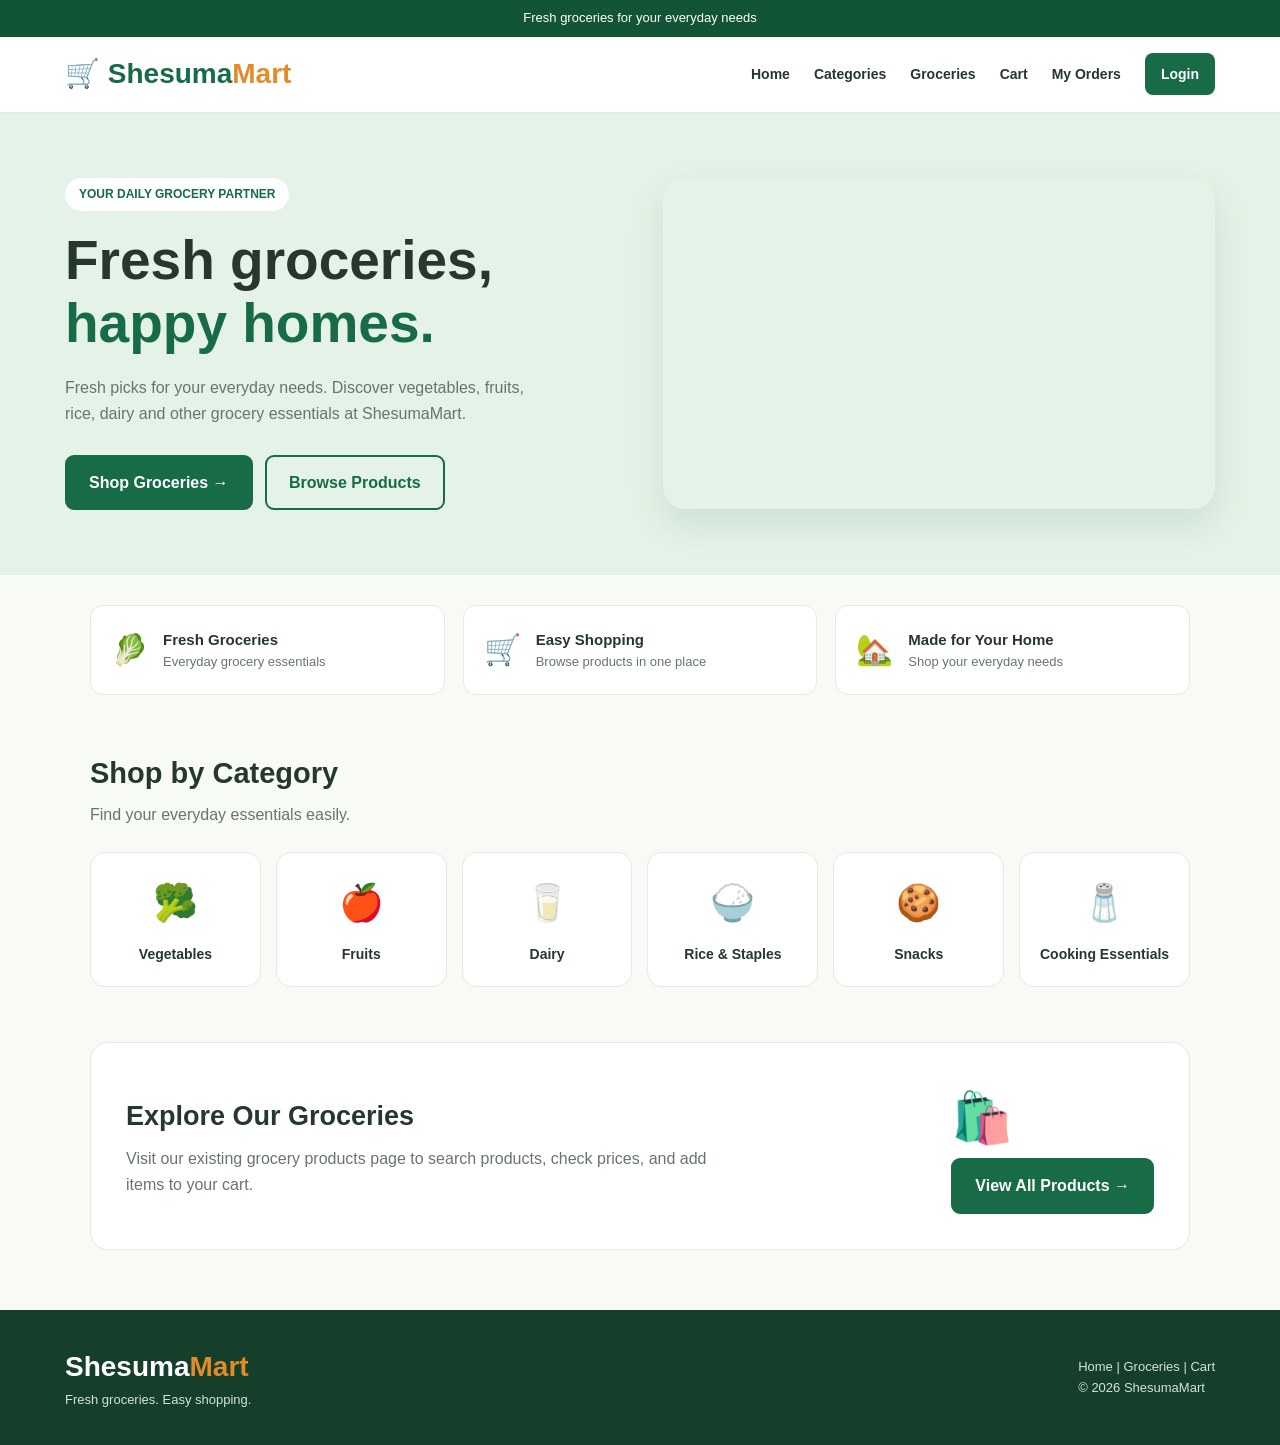
<file: src/main/webapp/index.html>
<!DOCTYPE html>
<html lang="en">
<head>
    <meta charset="UTF-8">
    <meta name="viewport" content="width=device-width, initial-scale=1.0">
    <title>ShesumaMart | Home</title>

    <style>
        * {
            margin: 0;
            padding: 0;
            box-sizing: border-box;
        }

        :root {
            --green: #176b46;
            --dark-green: #125536;
            --orange: #e28b28;
            --background: #f7faf5;
            --text: #26372d;
            --muted: #68756c;
            --white: #ffffff;
            --border: #e3eae2;
        }

        body {
            font-family: Arial, Helvetica, sans-serif;
            background: var(--background);
            color: var(--text);
            line-height: 1.6;
        }

        a {
            text-decoration: none;
            color: inherit;
        }

        .topbar {
            background: var(--dark-green);
            color: white;
            text-align: center;
            padding: 8px;
            font-size: 13px;
        }

        header {
            background: white;
            border-bottom: 1px solid var(--border);
        }

        .navbar {
            max-width: 1200px;
            margin: auto;
            min-height: 75px;
            padding: 15px 25px;
            display: flex;
            justify-content: space-between;
            align-items: center;
            gap: 20px;
            flex-wrap: wrap;
        }

        .logo {
            font-size: 28px;
            font-weight: 800;
            color: var(--green);
            white-space: nowrap;
        }

        .logo span {
            color: var(--orange);
        }

        .navlinks {
            display: flex;
            align-items: center;
            gap: 24px;
            flex-wrap: wrap;
        }

        .navlinks a {
            font-size: 14px;
            font-weight: 600;
        }

        .navlinks a:hover {
            color: var(--green);
        }

        .nav-button {
            background: var(--green);
            color: white !important;
            padding: 10px 16px;
            border-radius: 8px;
        }

        .hero {
            background: #e5f2e7;
            padding: 65px 25px;
        }

        .hero-content {
            max-width: 1150px;
            margin: auto;
            display: grid;
            grid-template-columns: 1fr 1fr;
            align-items: center;
            gap: 45px;
        }

        .tag {
            display: inline-block;
            background: white;
            color: var(--green);
            padding: 7px 14px;
            border-radius: 25px;
            font-size: 12px;
            font-weight: bold;
            margin-bottom: 18px;
        }

        h1 {
            font-size: clamp(35px, 5vw, 55px);
            line-height: 1.15;
            margin-bottom: 20px;
        }

        h1 span {
            color: var(--green);
        }

        .hero p {
            color: var(--muted);
            max-width: 470px;
            margin-bottom: 28px;
            font-size: 16px;
        }

        .button {
            display: inline-block;
            background: var(--green);
            color: white;
            border-radius: 9px;
            padding: 13px 22px;
            font-weight: bold;
            border: 2px solid var(--green);
            transition: 0.2s;
        }

        .button:hover {
            background: var(--dark-green);
            border-color: var(--dark-green);
            transform: translateY(-2px);
        }

        .secondary-button {
            background: transparent;
            color: var(--green);
            margin-left: 8px;
        }

        .secondary-button:hover {
            color: white;
        }

        .hero-image {
            min-height: 330px;
            border-radius: 22px;
            background:
                url("https://images.unsplash.com/photo-1542838132-92c53300491e?auto=format&fit=crop&w=1000&q=85")
                center / cover no-repeat;
            box-shadow: 0 15px 35px #176b4620;
        }

        .benefits {
            max-width: 1150px;
            margin: 30px auto;
            padding: 0 25px;
            display: grid;
            grid-template-columns: repeat(3, 1fr);
            gap: 18px;
        }

        .benefit {
            background: white;
            border: 1px solid var(--border);
            border-radius: 13px;
            padding: 20px;
            display: flex;
            align-items: center;
            gap: 15px;
        }

        .benefit-icon {
            font-size: 30px;
        }

        .benefit h3 {
            font-size: 15px;
        }

        .benefit p {
            color: var(--muted);
            font-size: 13px;
        }

        .section {
            max-width: 1150px;
            margin: 55px auto;
            padding: 0 25px;
        }

        .section-heading {
            margin-bottom: 25px;
        }

        .section-heading h2 {
            font-size: 29px;
            margin-bottom: 5px;
        }

        .section-heading p {
            color: var(--muted);
        }

        .categories {
            display: grid;
            grid-template-columns: repeat(6, minmax(0, 1fr));
            gap: 15px;
        }

        .category {
            background: white;
            border: 1px solid var(--border);
            border-radius: 15px;
            min-height: 135px;
            display: flex;
            flex-direction: column;
            justify-content: center;
            align-items: center;
            gap: 12px;
            transition: 0.2s;
        }

        .category:hover {
            transform: translateY(-4px);
            border-color: var(--green);
            box-shadow: 0 8px 20px #176b4610;
        }

        .category .emoji {
            font-size: 36px;
        }

        .category h3 {
            font-size: 14px;
            text-align: center;
        }

        .shop-section {
            background: white;
            border: 1px solid var(--border);
            border-radius: 18px;
            padding: 35px;
            display: flex;
            justify-content: space-between;
            align-items: center;
            gap: 25px;
            flex-wrap: wrap;
        }

        .shop-section h2 {
            font-size: 27px;
            margin-bottom: 8px;
        }

        .shop-section p {
            color: var(--muted);
            max-width: 600px;
        }

        .shop-icon {
            font-size: 50px;
        }

        footer {
            margin-top: 60px;
            padding: 35px 25px;
            background: #153f2b;
            color: white;
        }

        .footer-content {
            max-width: 1150px;
            margin: auto;
            display: flex;
            justify-content: space-between;
            align-items: center;
            gap: 20px;
            flex-wrap: wrap;
        }

        .footer-content p {
            color: #d3e3d7;
            font-size: 13px;
        }

        @media (max-width: 900px) {
            .hero-content {
                grid-template-columns: 1fr;
            }

            .hero-image {
                min-height: 280px;
            }

            .categories {
                grid-template-columns: repeat(3, 1fr);
            }

            .benefits {
                grid-template-columns: 1fr;
            }
        }

        @media (max-width: 600px) {
            .navbar {
                padding: 15px;
            }

            .logo {
                font-size: 24px;
            }

            .navlinks {
                gap: 14px;
            }

            .hero {
                padding: 40px 18px;
            }

            .hero-image {
                min-height: 220px;
            }

            .categories {
                grid-template-columns: repeat(2, 1fr);
            }

            .section {
                padding: 0 18px;
                margin: 40px auto;
            }

            .shop-section {
                padding: 24px;
            }

            .secondary-button {
                margin: 10px 0 0;
            }
        }
    </style>
</head>

<body>

    <div class="topbar">
        Fresh groceries for your everyday needs
    </div>

    <header>
        <nav class="navbar">
            <a href="index.html" class="logo">
                🛒 Shesuma<span>Mart</span>
            </a>

            <div class="navlinks">
                <a href="index.html">Home</a>
                <a href="product.html">Categories</a>
                <a href="product.html">Groceries</a>
                <a href="cart.html">Cart</a>
                <a href="orders.html">My Orders</a>
                <a href="login.html" class="nav-button">Login</a>
            </div>
        </nav>
    </header>

    <main>

        <section class="hero">
            <div class="hero-content">

                <div>
                    <span class="tag">YOUR DAILY GROCERY PARTNER</span>

                    <h1>
                        Fresh groceries,<br>
                        <span>happy homes.</span>
                    </h1>

                    <p>
                        Fresh picks for your everyday needs.
                        Discover vegetables, fruits, rice, dairy
                        and other grocery essentials at ShesumaMart.
                    </p>

                    <a href="product.html" class="button">
                        Shop Groceries →
                    </a>

                    <a href="product.html"
                       class="button secondary-button">
                        Browse Products
                    </a>
                </div>

                <a href="product.html"
                   class="hero-image"
                   aria-label="Browse fresh groceries">
                </a>

            </div>
        </section>

        <section class="benefits">

            <div class="benefit">
                <span class="benefit-icon">🥬</span>
                <div>
                    <h3>Fresh Groceries</h3>
                    <p>Everyday grocery essentials</p>
                </div>
            </div>

            <div class="benefit">
                <span class="benefit-icon">🛒</span>
                <div>
                    <h3>Easy Shopping</h3>
                    <p>Browse products in one place</p>
                </div>
            </div>

            <div class="benefit">
                <span class="benefit-icon">🏡</span>
                <div>
                    <h3>Made for Your Home</h3>
                    <p>Shop your everyday needs</p>
                </div>
            </div>

        </section>

        <section class="section" id="categories">

            <div class="section-heading">
                <h2>Shop by Category</h2>
                <p>Find your everyday essentials easily.</p>
            </div>

            <div class="categories">

                <a href="product.html" class="category">
                    <span class="emoji">🥦</span>
                    <h3>Vegetables</h3>
                </a>

                <a href="product.html" class="category">
                    <span class="emoji">🍎</span>
                    <h3>Fruits</h3>
                </a>

                <a href="product.html" class="category">
                    <span class="emoji">🥛</span>
                    <h3>Dairy</h3>
                </a>

                <a href="product.html" class="category">
                    <span class="emoji">🍚</span>
                    <h3>Rice &amp; Staples</h3>
                </a>

                <a href="product.html" class="category">
                    <span class="emoji">🍪</span>
                    <h3>Snacks</h3>
                </a>

                <a href="product.html" class="category">
                    <span class="emoji">🧂</span>
                    <h3>Cooking Essentials</h3>
                </a>

            </div>

        </section>

        <section class="section">
            <div class="shop-section">

                <div>
                    <h2>Explore Our Groceries</h2>
                    <p>
                        Visit our existing grocery products page to
                        search products, check prices, and add items
                        to your cart.
                    </p>
                </div>

                <div>
                    <span class="shop-icon">🛍️</span>
                    <br>
                    <a href="product.html" class="button">
                        View All Products →
                    </a>
                </div>

            </div>
        </section>

    </main>

    <footer>
        <div class="footer-content">

            <div>
                <a href="index.html"
                   class="logo"
                   style="color: white;">
                    Shesuma<span>Mart</span>
                </a>
                <p>Fresh groceries. Easy shopping.</p>
            </div>

            <div>
                <p>
                    <a href="index.html">Home</a> |
                    <a href="product.html">Groceries</a> |
                    <a href="cart.html">Cart</a>
                </p>
                <p>© <span id="year"></span> ShesumaMart</p>
            </div>

        </div>
    </footer>

    <script>
        document.getElementById("year").textContent =
            new Date().getFullYear();
    </script>

</body>
</html>
</file>
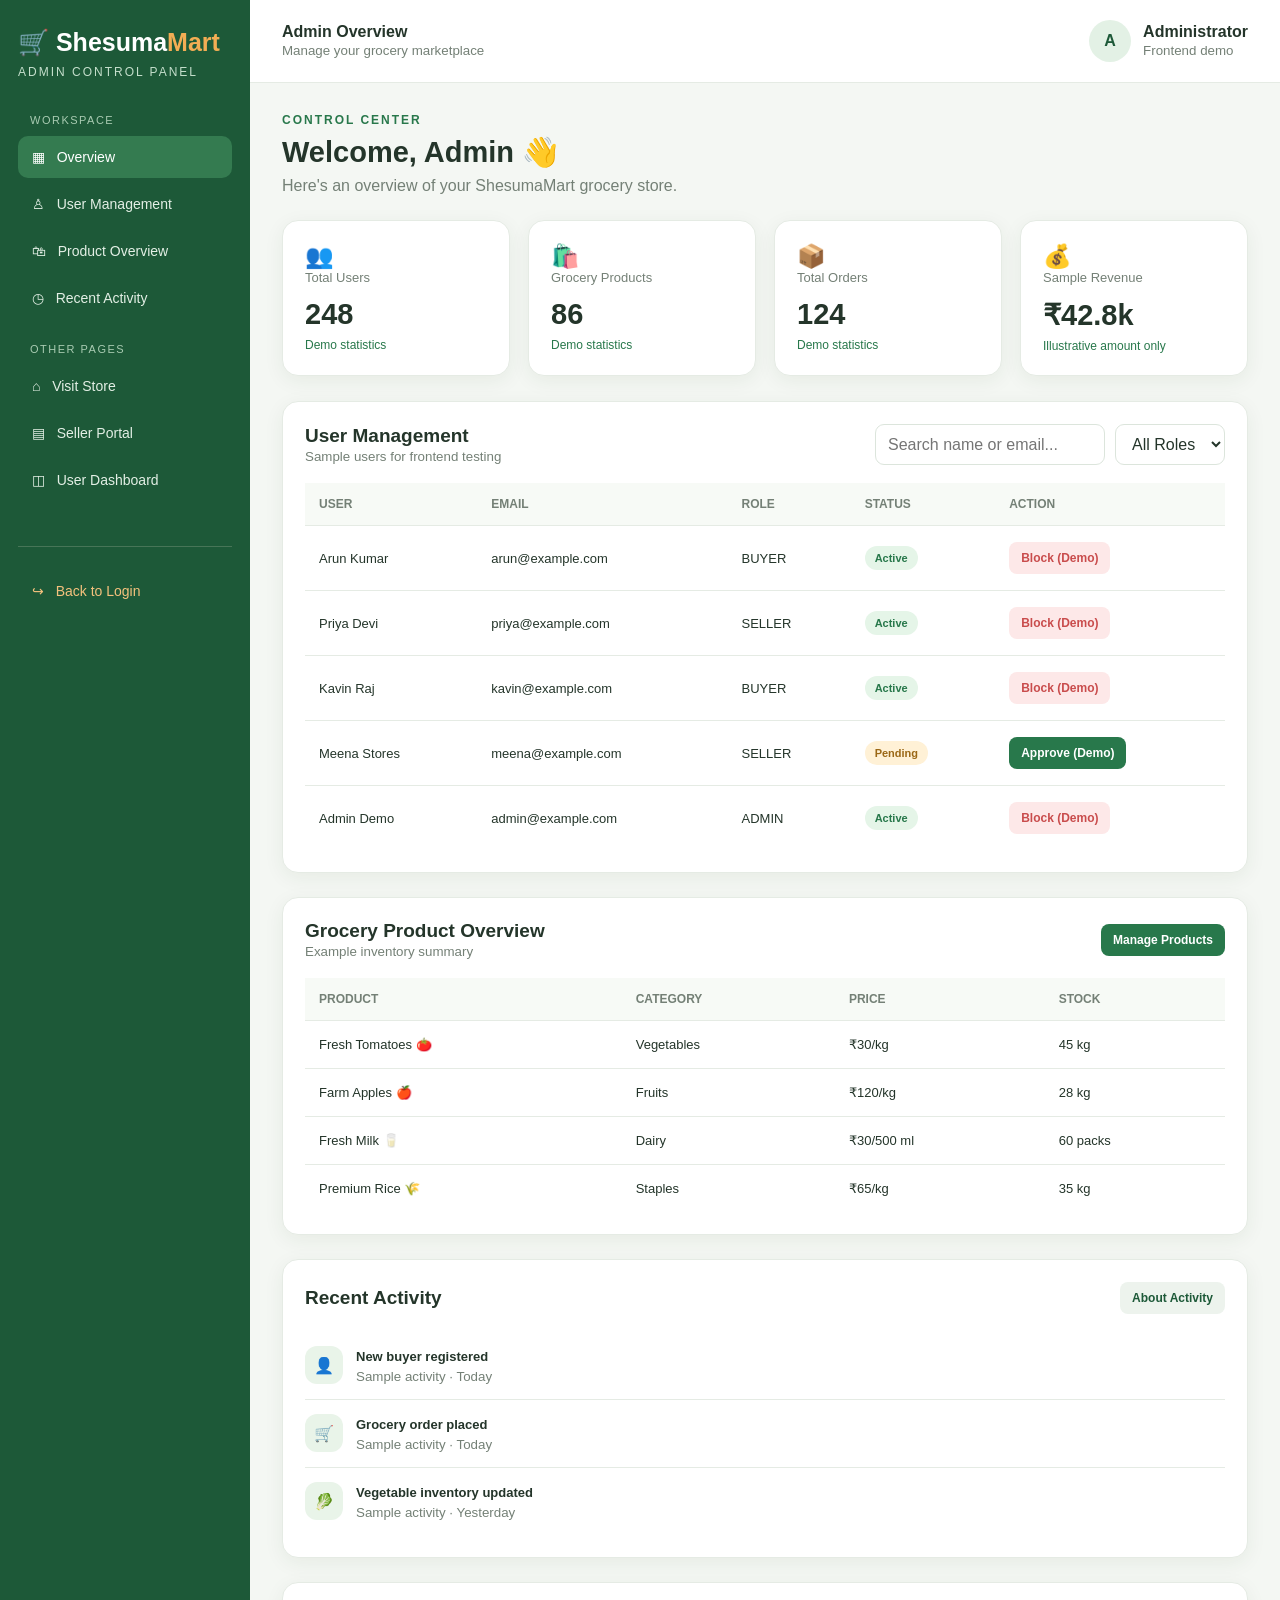
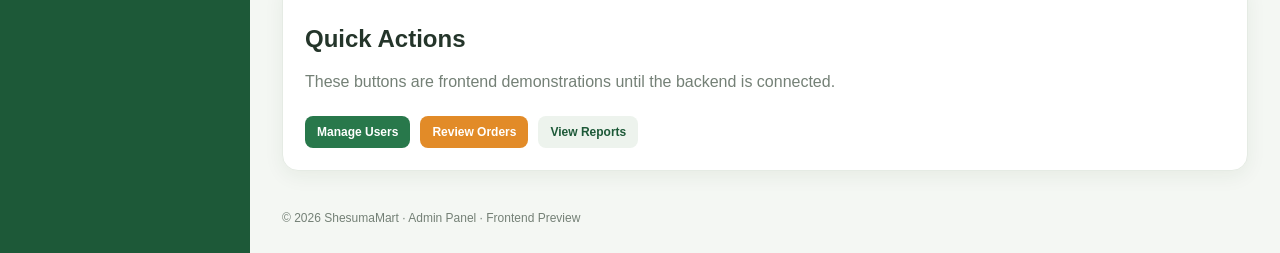
<file: src/main/webapp/admin.html>
<!DOCTYPE html>
<html lang="en">
<head>
<meta charset="UTF-8">
<meta name="viewport" content="width=device-width, initial-scale=1.0">
<title>Admin Dashboard | ShesumaMart</title>
<style>
:root {
    --green: #28784b;
    --dark: #1d5938;
    --orange: #e28b28;
    --bg: #f4f7f3;
    --white: #ffffff;
    --text: #24352a;
    --muted: #748076;
    --border: #e5ebe4;
    --red: #c94c4c;
}
* { box-sizing: border-box; }
body {
    margin: 0;
    font-family: "Segoe UI", Arial, sans-serif;
    background: var(--bg);
    color: var(--text);
}
button, input, select { font: inherit; }
button { cursor: pointer; }
.layout { display: flex; min-height: 100vh; }
.sidebar {
    width: 250px;
    flex-shrink: 0;
    background: var(--dark);
    color: white;
    padding: 28px 18px;
}
.brand {
    font-size: 25px;
    font-weight: 800;
    margin: 0 0 8px;
}
.brand span { color: #f3ad54; }
.admin-label {
    color: #c5dfcc;
    font-size: 12px;
    letter-spacing: 2px;
    margin-bottom: 35px;
}
.nav-title {
    color: #a9cbb2;
    font-size: 11px;
    margin: 24px 12px 10px;
    letter-spacing: 1.5px;
}
.nav-link {
    display: block;
    color: #e3efe5;
    text-decoration: none;
    padding: 13px 14px;
    border-radius: 10px;
    margin: 5px 0;
    font-size: 14px;
}
.nav-link:hover, .nav-link.active {
    background: #347b50;
    color: white;
}
.sidebar-bottom {
    margin-top: 45px;
    border-top: 1px solid #477557;
    padding-top: 18px;
}
.sidebar-bottom a { color: #f4c17d; }
.main { flex: 1; min-width: 0; }
.topbar {
    background: white;
    border-bottom: 1px solid var(--border);
    padding: 20px 32px;
    display: flex;
    align-items: center;
    justify-content: space-between;
    gap: 16px;
}
.topbar small { color: var(--muted); }
.profile {
    display: flex;
    align-items: center;
    gap: 12px;
}
.avatar {
    width: 42px;
    height: 42px;
    border-radius: 50%;
    background: #e3f1e5;
    color: var(--dark);
    display: grid;
    place-items: center;
    font-weight: 800;
}
.content { padding: 30px 32px; }
.eyebrow {
    color: var(--green);
    font-size: 12px;
    font-weight: 800;
    letter-spacing: 2px;
}
h1 { font-size: 29px; margin: 8px 0; }
.subtitle { color: var(--muted); margin: 0 0 25px; }
.stats {
    display: grid;
    grid-template-columns: repeat(4, minmax(0, 1fr));
    gap: 18px;
    margin-bottom: 25px;
}
.card {
    background: white;
    border: 1px solid var(--border);
    border-radius: 16px;
    padding: 22px;
    box-shadow: 0 5px 20px #183d1710;
}
.stat-label { color: var(--muted); font-size: 13px; }
.stat-value { font-size: 29px; font-weight: 800; margin: 13px 0 7px; }
.stat-note { color: var(--green); font-size: 12px; }
.stat-icon { font-size: 23px; }
.panel { margin-bottom: 24px; }
.panel-heading {
    display: flex;
    justify-content: space-between;
    align-items: center;
    gap: 12px;
    flex-wrap: wrap;
    margin-bottom: 18px;
}
.panel-heading h2 { margin: 0; font-size: 19px; }
.filters { display: flex; gap: 10px; flex-wrap: wrap; }
input, select {
    border: 1px solid #dce5dc;
    border-radius: 9px;
    padding: 10px 12px;
    background: white;
    color: var(--text);
    outline-color: var(--green);
}
.search { width: 230px; max-width: 100%; }
.table-wrap { overflow-x: auto; }
table { width: 100%; border-collapse: collapse; white-space: nowrap; }
th {
    background: #f7faf6;
    text-align: left;
    color: var(--muted);
    font-size: 12px;
    padding: 14px;
}
td {
    padding: 16px 14px;
    border-top: 1px solid var(--border);
    font-size: 13px;
}
.badge {
    display: inline-block;
    padding: 6px 10px;
    border-radius: 20px;
    font-size: 11px;
    font-weight: 700;
}
.active-badge { color: #28784b; background: #e5f5e8; }
.pending-badge { color: #9b6816; background: #fff1d6; }
.blocked-badge { color: #a73737; background: #fde8e8; }
.btn {
    border: 0;
    border-radius: 8px;
    padding: 9px 12px;
    font-weight: 700;
    font-size: 12px;
}
.btn-primary { background: var(--green); color: white; }
.btn-primary:hover { background: var(--dark); }
.btn-light { background: #edf3ed; color: var(--dark); }
.btn-danger { background: #fde8e8; color: var(--red); }
.btn-orange { background: var(--orange); color: white; }
.activity {
    display: flex;
    gap: 13px;
    align-items: flex-start;
    padding: 14px 0;
    border-bottom: 1px solid var(--border);
}
.activity:last-child { border-bottom: 0; }
.activity-icon {
    width: 38px;
    height: 38px;
    flex-shrink: 0;
    display: grid;
    place-items: center;
    border-radius: 12px;
    background: #e9f4e9;
}
.activity p { margin: 3px 0; font-size: 13px; }
.activity small { color: var(--muted); }
.empty { text-align: center; padding: 25px; color: var(--muted); }
.footer { padding: 10px 32px 28px; color: var(--muted); font-size: 12px; }
.toast {
    position: fixed;
    right: 22px;
    bottom: 22px;
    background: var(--dark);
    color: white;
    padding: 14px 20px;
    border-radius: 10px;
    display: none;
    z-index: 10;
    box-shadow: 0 8px 25px #0002;
}
@media (max-width: 1100px) {
    .stats { grid-template-columns: repeat(2, minmax(0, 1fr)); }
}
@media (max-width: 720px) {
    .layout { display: block; }
    .sidebar { width: 100%; padding: 18px; }
    .admin-label { margin-bottom: 12px; }
    .nav-title, .sidebar-bottom { display: none; }
    .nav-link { display: inline-block; margin: 3px; padding: 10px; }
    .topbar { padding: 16px 18px; }
    .content { padding: 22px 16px; }
    .stats { gap: 10px; }
    .card { padding: 16px; }
    .stat-value { font-size: 24px; }
    .search { width: 100%; }
    .filters { width: 100%; }
    .filters select { flex: 1; min-width: 130px; }
    .footer { padding: 10px 16px 24px; }
}
@media (max-width: 390px) {
    .stats { grid-template-columns: 1fr; }
}
</style>
</head>
<body>
<div class="layout">

<aside class="sidebar">
    <div class="brand">🛒 Shesuma<span>Mart</span></div>
    <div class="admin-label">ADMIN CONTROL PANEL</div>

    <div class="nav-title">WORKSPACE</div>
    <a class="nav-link active" href="admin.html">▦ &nbsp; Overview</a>
    <a class="nav-link" href="#users">♙ &nbsp; User Management</a>
    <a class="nav-link" href="#products">🛍 &nbsp; Product Overview</a>
    <a class="nav-link" href="#activity">◷ &nbsp; Recent Activity</a>

    <div class="nav-title">OTHER PAGES</div>
    <a class="nav-link" href="index.html">⌂ &nbsp; Visit Store</a>
    <a class="nav-link" href="seller.html">▤ &nbsp; Seller Portal</a>
    <a class="nav-link" href="dashboard.html">◫ &nbsp; User Dashboard</a>

    <div class="sidebar-bottom">
        <a class="nav-link" href="login.html">↪ &nbsp; Back to Login</a>
    </div>
</aside>

<main class="main">
    <header class="topbar">
        <div>
            <strong>Admin Overview</strong><br>
            <small>Manage your grocery marketplace</small>
        </div>
        <div class="profile">
            <div class="avatar">A</div>
            <div><strong>Administrator</strong><br><small>Frontend demo</small></div>
        </div>
    </header>

    <section class="content">
        <div class="eyebrow">CONTROL CENTER</div>
        <h1>Welcome, Admin 👋</h1>
        <p class="subtitle">Here's an overview of your ShesumaMart grocery store.</p>

        <div class="stats">
            <div class="card">
                <div class="stat-icon">👥</div>
                <div class="stat-label">Total Users</div>
                <div class="stat-value" id="totalUsers">248</div>
                <div class="stat-note">Demo statistics</div>
            </div>
            <div class="card">
                <div class="stat-icon">🛍️</div>
                <div class="stat-label">Grocery Products</div>
                <div class="stat-value" id="totalProducts">86</div>
                <div class="stat-note">Demo statistics</div>
            </div>
            <div class="card">
                <div class="stat-icon">📦</div>
                <div class="stat-label">Total Orders</div>
                <div class="stat-value">124</div>
                <div class="stat-note">Demo statistics</div>
            </div>
            <div class="card">
                <div class="stat-icon">💰</div>
                <div class="stat-label">Sample Revenue</div>
                <div class="stat-value">₹42.8k</div>
                <div class="stat-note">Illustrative amount only</div>
            </div>
        </div>

        <section class="card panel" id="users">
            <div class="panel-heading">
                <div>
                    <h2>User Management</h2>
                    <small class="subtitle">Sample users for frontend testing</small>
                </div>
                <div class="filters">
                    <input class="search" id="userSearch" placeholder="Search name or email...">
                    <select id="roleFilter">
                        <option value="ALL">All Roles</option>
                        <option value="BUYER">Buyer</option>
                        <option value="SELLER">Seller</option>
                        <option value="ADMIN">Admin</option>
                    </select>
                </div>
            </div>

            <div class="table-wrap">
                <table>
                    <thead>
                        <tr>
                            <th>USER</th><th>EMAIL</th><th>ROLE</th>
                            <th>STATUS</th><th>ACTION</th>
                        </tr>
                    </thead>
                    <tbody id="userTable"></tbody>
                </table>
            </div>
        </section>

        <section class="card panel" id="products">
            <div class="panel-heading">
                <div>
                    <h2>Grocery Product Overview</h2>
                    <small class="subtitle">Example inventory summary</small>
                </div>
                <button class="btn btn-primary" onclick="showToast('Product management will be connected to the backend later.')">Manage Products</button>
            </div>
            <div class="table-wrap">
                <table>
                    <thead>
                        <tr><th>PRODUCT</th><th>CATEGORY</th><th>PRICE</th><th>STOCK</th></tr>
                    </thead>
                    <tbody>
                        <tr><td>Fresh Tomatoes 🍅</td><td>Vegetables</td><td>₹30/kg</td><td>45 kg</td></tr>
                        <tr><td>Farm Apples 🍎</td><td>Fruits</td><td>₹120/kg</td><td>28 kg</td></tr>
                        <tr><td>Fresh Milk 🥛</td><td>Dairy</td><td>₹30/500 ml</td><td>60 packs</td></tr>
                        <tr><td>Premium Rice 🌾</td><td>Staples</td><td>₹65/kg</td><td>35 kg</td></tr>
                    </tbody>
                </table>
            </div>
        </section>

        <section class="card panel" id="activity">
            <div class="panel-heading">
                <h2>Recent Activity</h2>
                <button class="btn btn-light" onclick="showToast('These activities are sample data.')">About Activity</button>
            </div>
            <div class="activity">
                <div class="activity-icon">👤</div>
                <div><p><strong>New buyer registered</strong></p><small>Sample activity · Today</small></div>
            </div>
            <div class="activity">
                <div class="activity-icon">🛒</div>
                <div><p><strong>Grocery order placed</strong></p><small>Sample activity · Today</small></div>
            </div>
            <div class="activity">
                <div class="activity-icon">🥬</div>
                <div><p><strong>Vegetable inventory updated</strong></p><small>Sample activity · Yesterday</small></div>
            </div>
        </section>

        <div class="card">
            <h2>Quick Actions</h2>
            <p class="subtitle">These buttons are frontend demonstrations until the backend is connected.</p>
            <div class="filters">
                <button class="btn btn-primary" onclick="showToast('User management backend is not connected yet.')">Manage Users</button>
                <button class="btn btn-orange" onclick="showToast('Order management will be connected later.')">Review Orders</button>
                <button class="btn btn-light" onclick="showToast('Reports will be connected to real data later.')">View Reports</button>
            </div>
        </div>
    </section>

    <footer class="footer">© 2026 ShesumaMart · Admin Panel · Frontend Preview</footer>
</main>
</div>

<div class="toast" id="toast" role="status" aria-live="polite"></div>

<script>
const users = [
    { name: "Arun Kumar", email: "arun@example.com", role: "BUYER", status: "Active" },
    { name: "Priya Devi", email: "priya@example.com", role: "SELLER", status: "Active" },
    { name: "Kavin Raj", email: "kavin@example.com", role: "BUYER", status: "Active" },
    { name: "Meena Stores", email: "meena@example.com", role: "SELLER", status: "Pending" },
    { name: "Admin Demo", email: "admin@example.com", role: "ADMIN", status: "Active" }
];

function renderUsers() {
    const search = document.getElementById("userSearch").value.toLowerCase().trim();
    const role = document.getElementById("roleFilter").value;
    const tbody = document.getElementById("userTable");

    const filtered = users.filter(user =>
        (user.name.toLowerCase().includes(search) ||
         user.email.toLowerCase().includes(search)) &&
        (role === "ALL" || user.role === role)
    );

    tbody.innerHTML = "";

    if (!filtered.length) {
        tbody.innerHTML = '<tr><td colspan="5" class="empty">No matching users found.</td></tr>';
        return;
    }

    filtered.forEach(user => {
        const tr = document.createElement("tr");

        const nameCell = document.createElement("td");
        nameCell.textContent = user.name;

        const emailCell = document.createElement("td");
        emailCell.textContent = user.email;

        const roleCell = document.createElement("td");
        roleCell.textContent = user.role;

        const statusCell = document.createElement("td");
        const badge = document.createElement("span");
        badge.className = "badge " +
            (user.status === "Active" ? "active-badge" : "pending-badge");
        badge.textContent = user.status;
        statusCell.appendChild(badge);

        const actionCell = document.createElement("td");
        const button = document.createElement("button");
        button.className = "btn " +
            (user.status === "Active" ? "btn-danger" : "btn-primary");
        button.textContent = user.status === "Active" ? "Block (Demo)" : "Approve (Demo)";
        button.addEventListener("click", () => {
            showToast("Demo only: user status is not changed or saved.");
        });
        actionCell.appendChild(button);

        tr.append(nameCell, emailCell, roleCell, statusCell, actionCell);
        tbody.appendChild(tr);
    });
}

function showToast(message) {
    const toast = document.getElementById("toast");
    toast.textContent = message;
    toast.style.display = "block";
    clearTimeout(window.toastTimer);
    window.toastTimer = setTimeout(() => {
        toast.style.display = "none";
    }, 3000);
}

document.getElementById("userSearch").addEventListener("input", renderUsers);
document.getElementById("roleFilter").addEventListener("change", renderUsers);
renderUsers();
</script>
</body>
</html>
</file>
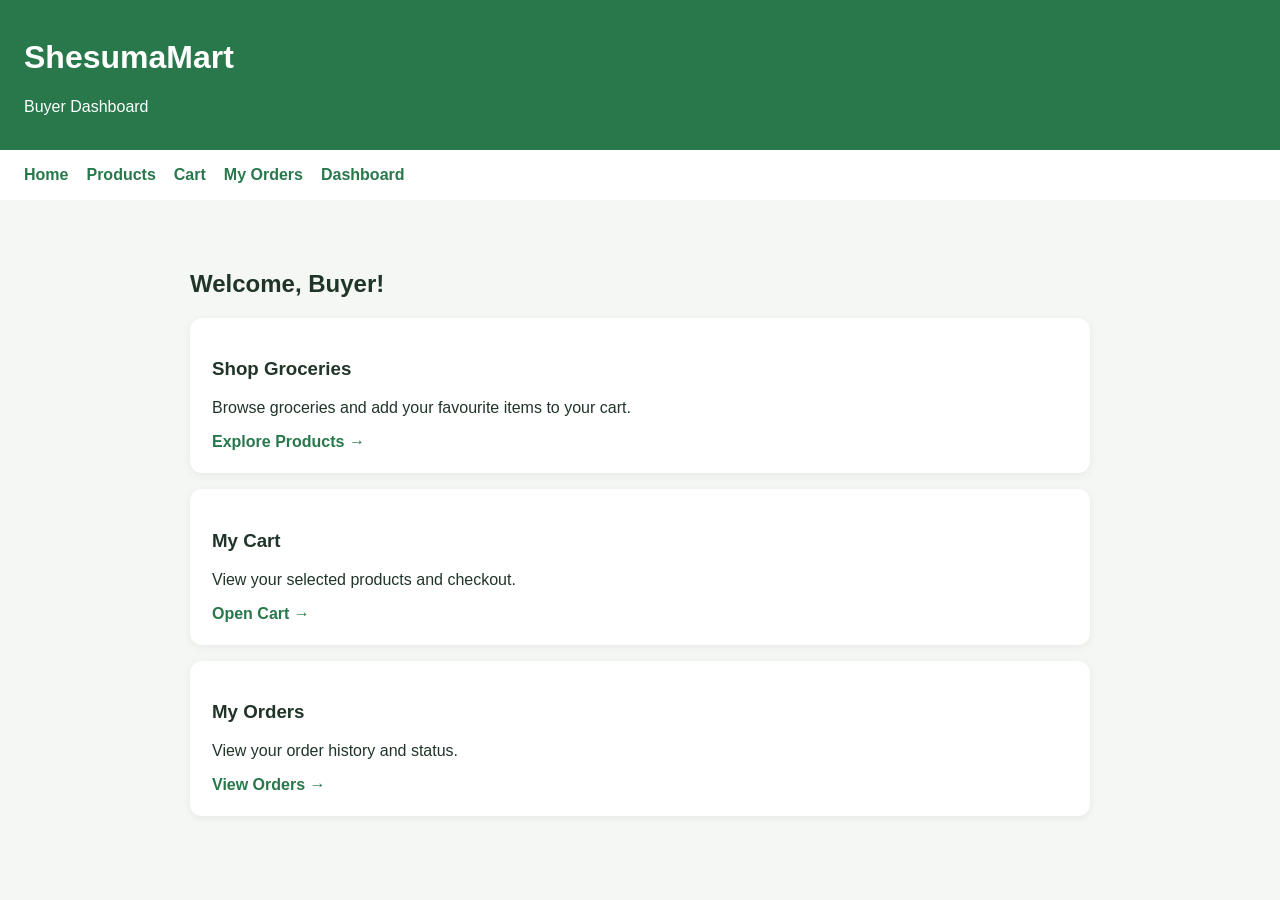
<file: src/main/webapp/buyer.html>
<!DOCTYPE html>
<html lang="en">
<head>
    <meta charset="UTF-8">
    <meta name="viewport" content="width=device-width, initial-scale=1.0">
    <title>Buyer Dashboard | ShesumaMart</title>
    <style>
        body {
            margin: 0;
            font-family: Arial, sans-serif;
            background: #f4f7f4;
            color: #203528;
        }
        header {
            background: #28784b;
            color: white;
            padding: 18px 24px;
        }
        nav {
            background: white;
            padding: 16px 24px;
            display: flex;
            gap: 18px;
            flex-wrap: wrap;
        }
        a {
            color: #28784b;
            text-decoration: none;
            font-weight: bold;
        }
        main {
            max-width: 900px;
            margin: 30px auto;
            padding: 20px;
        }
        .card {
            background: white;
            padding: 22px;
            margin: 16px 0;
            border-radius: 12px;
            box-shadow: 0 2px 8px #00000010;
        }
    </style>
</head>
<body>
    <header>
        <h1>ShesumaMart</h1>
        <p>Buyer Dashboard</p>
    </header>

    <nav>
        <a href="index.html">Home</a>
        <a href="product.html">Products</a>
        <a href="cart.html">Cart</a>
        <a href="orders.html">My Orders</a>
        <a href="dashboard.html">Dashboard</a>
    </nav>

    <main>
        <h2>Welcome, Buyer!</h2>

        <div class="card">
            <h3>Shop Groceries</h3>
            <p>Browse groceries and add your favourite items to your cart.</p>
            <a href="product.html">Explore Products →</a>
        </div>

        <div class="card">
            <h3>My Cart</h3>
            <p>View your selected products and checkout.</p>
            <a href="cart.html">Open Cart →</a>
        </div>

        <div class="card">
            <h3>My Orders</h3>
            <p>View your order history and status.</p>
            <a href="orders.html">View Orders →</a>
        </div>
    </main>
</body>
</html>
</file>
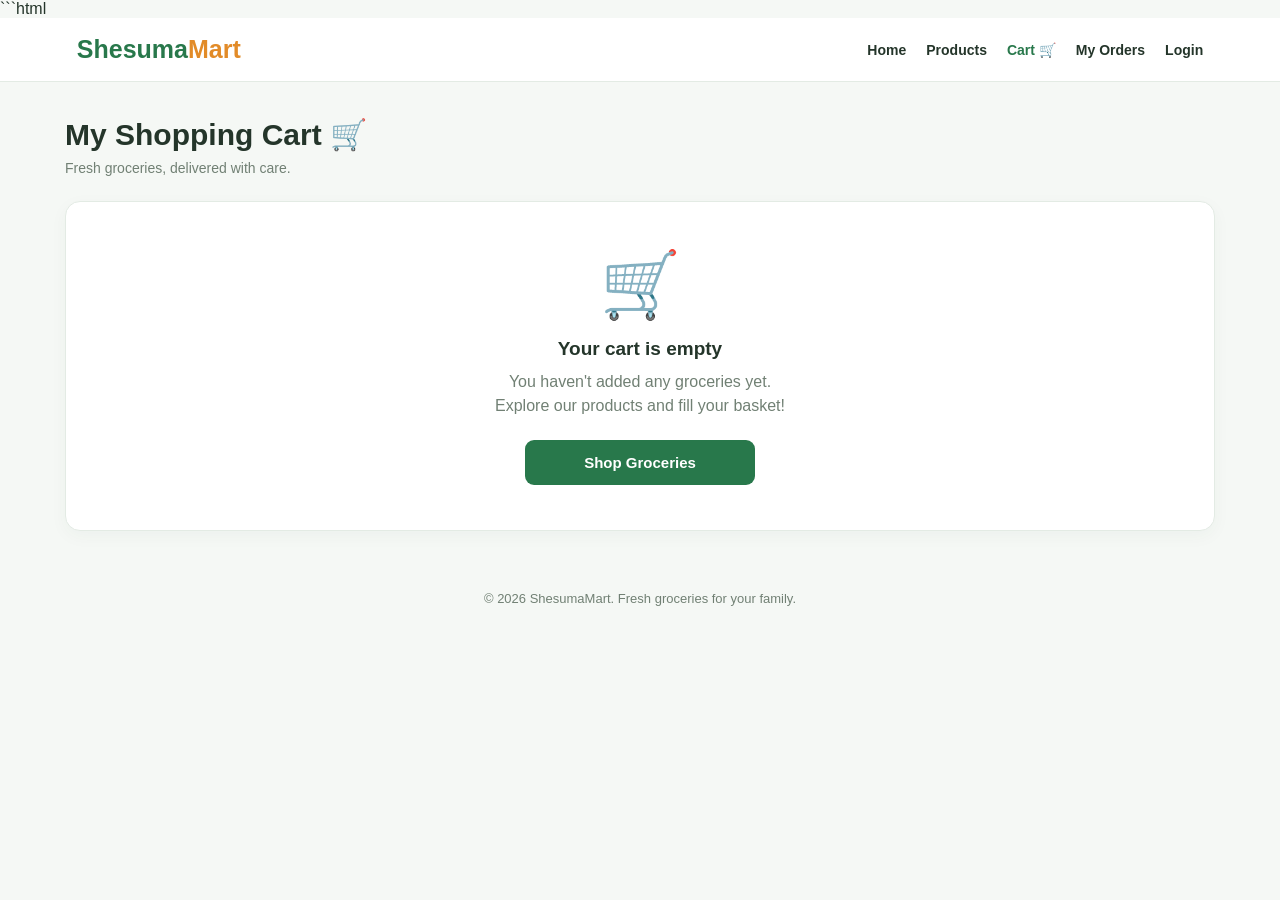
<file: src/main/webapp/cart.html>
```html
<!DOCTYPE html>
<html lang="en">
<head>
<meta charset="UTF-8">
<meta name="viewport" content="width=device-width, initial-scale=1.0">
<title>Shopping Cart | ShesumaMart</title>

<style>
:root {
    --green: #28784b;
    --dark-green: #1d5938;
    --orange: #e28b28;
    --bg: #f5f8f5;
    --text: #24352a;
    --muted: #718074;
    --white: #ffffff;
    --border: #e3ebe4;
    --red: #d94343;
}
* { box-sizing: border-box; margin: 0; padding: 0; }
body {
    font-family: Arial, Helvetica, sans-serif;
    background: var(--bg);
    color: var(--text);
    min-height: 100vh;
}
header {
    background: white;
    border-bottom: 1px solid var(--border);
    padding: 17px 6%;
    display: flex;
    align-items: center;
    justify-content: space-between;
    gap: 15px;
    flex-wrap: wrap;
}
.logo {
    color: var(--green);
    font-size: 25px;
    font-weight: 800;
    text-decoration: none;
}
.logo span { color: var(--orange); }
nav { display: flex; gap: 20px; flex-wrap: wrap; }
nav a {
    text-decoration: none;
    color: var(--text);
    font-size: 14px;
    font-weight: 600;
}
nav a:hover, nav a.active { color: var(--green); }
main { width: 90%; max-width: 1150px; margin: 35px auto; }
.page-heading { margin-bottom: 25px; }
.page-heading h1 { font-size: 30px; margin-bottom: 8px; }
.page-heading p { color: var(--muted); font-size: 14px; }
.cart-layout {
    display: grid;
    grid-template-columns: minmax(0, 1.7fr) minmax(280px, 1fr);
    gap: 25px;
    align-items: start;
}
.panel {
    background: white;
    border: 1px solid var(--border);
    border-radius: 15px;
    padding: 24px;
    box-shadow: 0 5px 18px rgba(35,70,45,.04);
}
.panel h2 { font-size: 19px; margin-bottom: 20px; }
.cart-item {
    display: grid;
    grid-template-columns: 75px minmax(100px,1fr) auto;
    gap: 15px;
    align-items: center;
    padding: 18px 0;
    border-bottom: 1px solid var(--border);
}
.cart-item:first-of-type { padding-top: 0; }
.product-emoji {
    width: 75px; height: 75px;
    background: #f0f7ef; border-radius: 12px;
    display: grid; place-items: center; font-size: 38px;
}
.product-name { font-size: 16px; font-weight: 700; margin-bottom: 7px; }
.product-unit { color: var(--muted); font-size: 12px; margin-bottom: 8px; }
.product-price { color: var(--green); font-weight: 800; }
.quantity-controls { display: flex; align-items: center; gap: 11px; margin-top: 10px; }
.quantity-controls button {
    width: 29px; height: 29px; border: 1px solid var(--border);
    background: white; border-radius: 7px; cursor: pointer; font-size: 17px;
}
.quantity-value { min-width: 15px; text-align: center; font-weight: 700; }
.item-actions { text-align: right; }
.item-total { font-weight: 800; margin-bottom: 12px; white-space: nowrap; }
.remove-btn { border: none; background: transparent; color: var(--red); cursor: pointer; font-size: 13px; }
.summary-row { display: flex; justify-content: space-between; gap: 12px; margin: 17px 0; font-size: 14px; }
.summary-row.total {
    border-top: 1px solid var(--border); padding-top: 19px;
    font-size: 19px; font-weight: 800;
}
.summary-row.total strong { color: var(--green); }
.delivery-note {
    padding: 12px; border-radius: 9px; background: #eff8ef;
    color: var(--dark-green); font-size: 13px; line-height: 1.5; margin: 20px 0;
}
.checkout-form { margin: 0 0 24px; padding: 16px; background: #f8fbf8; border: 1px solid var(--border); border-radius: 12px; }
.checkout-form h2 { margin-bottom: 14px; }
.form-field { margin-bottom: 12px; }
.form-field label { display: block; font-size: 13px; font-weight: 700; margin-bottom: 6px; }
.form-field input, .form-field textarea, .form-field select { width: 100%; padding: 11px 12px; border: 1px solid #ccd9ce; border-radius: 8px; font: inherit; font-size: 14px; background: white; }
.form-field textarea { min-height: 72px; resize: vertical; }
.primary-btn, .secondary-btn {
    width: 100%; padding: 14px; border-radius: 9px; font-size: 15px;
    font-weight: 700; cursor: pointer; text-align: center;
    text-decoration: none; display: block;
}
.primary-btn { border: none; background: var(--green); color: white; }
.primary-btn:hover { background: var(--dark-green); }
.primary-btn:disabled { opacity: .6; cursor: wait; }
.secondary-btn {
    margin-top: 12px; background: white; color: var(--green);
    border: 1px solid var(--green);
}
.empty-cart { text-align: center; padding: 45px 15px; }
.empty-cart .empty-icon { font-size: 65px; margin-bottom: 15px; }
.empty-cart h2 { margin-bottom: 10px; }
.empty-cart p { color: var(--muted); margin-bottom: 22px; line-height: 1.5; }
.empty-cart .primary-btn { max-width: 230px; margin: auto; }
footer { text-align: center; color: var(--muted); font-size: 13px; padding: 25px 15px; }
.notice { display: none; padding: 13px; border-radius: 9px; margin-bottom: 18px; font-size: 14px; }
.notice.success { display: block; background: #eaf7ed; color: var(--dark-green); }
.notice.error { display: block; background: #fff0f0; color: #a52a2a; }
@media (max-width: 800px) { .cart-layout { grid-template-columns: 1fr; } }
@media (max-width: 480px) {
    header { padding: 15px 5%; }
    nav { gap: 12px; }
    nav a { font-size: 12px; }
    main { width: 94%; margin-top: 25px; }
    .panel { padding: 16px; }
    .cart-item { grid-template-columns: 58px minmax(90px,1fr); gap: 11px; }
    .product-emoji { width: 58px; height: 58px; font-size: 30px; }
    .item-actions {
        grid-column: 2; display: flex; justify-content: space-between;
        align-items: center; text-align: left;
    }
    .item-total { margin-bottom: 0; }
    .page-heading h1 { font-size: 26px; }
}
</style>
</head>

<body>
<header>
    <a class="logo" href="index.html">Shesuma<span>Mart</span></a>
    <nav>
        <a href="index.html">Home</a>
        <a href="product.html">Products</a>
        <a class="active" href="cart.html">Cart 🛒</a>
        <a href="orders.html">My Orders</a>
        <a href="login.html">Login</a>
    </nav>
</header>

<main>
    <div class="page-heading">
        <h1>My Shopping Cart 🛒</h1>
        <p>Fresh groceries, delivered with care.</p>
    </div>
    <div id="notice" class="notice"></div>
    <div id="cartContent"></div>
</main>

<footer>© 2026 ShesumaMart. Fresh groceries for your family.</footer>

<script>
const CART_KEY = "shesumaMartCart";

function getCart() {
    try {
        const cart = JSON.parse(localStorage.getItem(CART_KEY) || "[]");
        return Array.isArray(cart) ? cart : [];
    } catch (e) {
        return [];
    }
}

function saveCart(cart) {
    localStorage.setItem(CART_KEY, JSON.stringify(cart));
}

function money(amount) {
    return "₹" + Number(amount || 0).toFixed(2);
}

function getItemId(item) {
    return String(item.id ?? item.name);
}

function getQuantity(item) {
    const quantity = Number(item.quantity);
    return Number.isFinite(quantity) && quantity > 0 ? Math.floor(quantity) : 1;
}

function getPrice(item) {
    const price = Number(item.price);
    return Number.isFinite(price) && price >= 0 ? price : 0;
}

function getCartTotal(cart) {
    return cart.reduce((sum, item) => sum + getPrice(item) * getQuantity(item), 0);
}

function escapeHTML(value) {
    return String(value).replace(/[&<>"']/g, character => ({
        "&": "&amp;", "<": "&lt;", ">": "&gt;",
        '"': "&quot;", "'": "&#39;"
    })[character]);
}

function showNotice(message, type) {
    const notice = document.getElementById("notice");
    notice.textContent = message;
    notice.className = "notice " + type;
    window.scrollTo({ top: 0, behavior: "smooth" });
}

function changeQuantity(id, change) {
    const cart = getCart();
    const item = cart.find(product => getItemId(product) === id);
    if (!item) return;

    const nextQuantity = getQuantity(item) + change;
    if (nextQuantity < 1) {
        removeItem(id);
        return;
    }

    item.quantity = nextQuantity;
    saveCart(cart);
    renderCart();
}

function removeItem(id) {
    saveCart(getCart().filter(item => getItemId(item) !== id));
    renderCart();
    showNotice("Item removed from your cart.", "success");
}

function renderCart() {
    const cart = getCart();
    const container = document.getElementById("cartContent");

    if (cart.length === 0) {
        container.innerHTML = `
            <section class="panel empty-cart">
                <div class="empty-icon">🛒</div>
                <h2>Your cart is empty</h2>
                <p>You haven't added any groceries yet.<br>
                Explore our products and fill your basket!</p>
                <a class="primary-btn" href="product.html">Shop Groceries</a>
            </section>`;
        return;
    }

    const subtotal = getCartTotal(cart);
    const delivery = subtotal >= 499 ? 0 : 30;
    const total = subtotal + delivery;

    const itemsHTML = cart.map(item => {
        const id = getItemId(item);
        const quantity = getQuantity(item);
        const price = getPrice(item);
        const name = String(item.name || "Grocery Item");
        const emoji = String(item.emoji || "🛒");
        const unit = String(item.unit || "per item");

        return `
            <article class="cart-item">
                <div class="product-emoji">${escapeHTML(emoji)}</div>
                <div>
                    <div class="product-name">${escapeHTML(name)}</div>
                    <div class="product-unit">${escapeHTML(unit)}</div>
                    <div class="product-price">${money(price)}</div>
                    <div class="quantity-controls">
                        <button type="button" aria-label="Decrease quantity"
                            onclick="changeQuantity(${JSON.stringify(id)}, -1)">−</button>
                        <span class="quantity-value">${quantity}</span>
                        <button type="button" aria-label="Increase quantity"
                            onclick="changeQuantity(${JSON.stringify(id)}, 1)">+</button>
                    </div>
                </div>
                <div class="item-actions">
                    <div class="item-total">${money(price * quantity)}</div>
                    <button class="remove-btn" type="button"
                        onclick="removeItem(${JSON.stringify(id)})">Remove</button>
                </div>
            </article>`;
    }).join("");

    container.innerHTML = `
        <div class="cart-layout">
            <section class="panel">
                <h2>Cart Items (${cart.reduce((sum, item) => sum + getQuantity(item), 0)})</h2>
                ${itemsHTML}
                <a class="secondary-btn" href="product.html">← Continue Shopping</a>
            </section>
            <aside class="panel">
                <form class="checkout-form" id="checkoutForm">
                    <h2>Delivery Details</h2>
                    <div class="form-field">
                        <label for="customerName">Full Name *</label>
                        <input id="customerName" name="customerName" type="text" autocomplete="name" required maxlength="80" placeholder="Enter your name">
                    </div>
                    <div class="form-field">
                        <label for="customerPhone">Phone Number *</label>
                        <input id="customerPhone" name="customerPhone" type="tel" inputmode="numeric" autocomplete="tel" pattern="[0-9]{10}" required maxlength="10" placeholder="10-digit phone number" title="Enter a 10-digit phone number">
                    </div>
                    <div class="form-field">
                        <label for="customerAddress">Delivery Address *</label>
                        <textarea id="customerAddress" name="customerAddress" autocomplete="street-address" required maxlength="300" placeholder="House number, street, area"></textarea>
                    </div>
                    <div class="form-field">
                        <label for="customerPincode">PIN Code *</label>
                        <input id="customerPincode" name="customerPincode" type="text" inputmode="numeric" autocomplete="postal-code" pattern="[0-9]{6}" required maxlength="6" placeholder="6-digit PIN code" title="Enter a 6-digit PIN code">
                    </div>
                    <div class="form-field">
                        <label for="paymentMode">Payment Mode *</label>
                        <select id="paymentMode" name="paymentMode" required>
                            <option value="" selected disabled>Select payment mode</option>
                            <option value="Cash on Delivery">Cash on Delivery</option>
                            <option value="UPI (Demo only)">UPI (Demo only — no online payment is processed)</option>
                        </select>
                    </div>
                </form>
                <h2>Order Summary</h2>
                <div class="summary-row"><span>Subtotal</span><span>${money(subtotal)}</span></div>
                <div class="summary-row"><span>Delivery Fee</span><span>${delivery === 0 ? "FREE" : money(delivery)}</span></div>
                <div class="delivery-note">
                    ${delivery === 0
                        ? "🎉 Your order qualifies for free delivery!"
                        : "Add " + money(499 - subtotal) + " more to get free delivery."}
                </div>
                <div class="summary-row total"><span>Total</span><strong>${money(total)}</strong></div>
                <button class="primary-btn" id="placeOrderBtn" type="button"
                    onclick="placeDemoOrder()">Place Order</button>
            </aside>
        </div>`;
}

async function placeDemoOrder() {
    const cart = getCart();
    const form = document.getElementById("checkoutForm");

    if (!form.checkValidity()) {
        form.reportValidity();
        return;
    }

    const deliveryDetails = {
        customerName: document.getElementById("customerName").value.trim(),
        customerPhone: document.getElementById("customerPhone").value.trim(),
        customerAddress: document.getElementById("customerAddress").value.trim(),
        customerPincode: document.getElementById("customerPincode").value.trim(),
        paymentMode: document.getElementById("paymentMode").value
    };

    if (cart.length === 0) {
        showNotice("Your cart is empty. Add groceries first.", "error");
        return;
    }

    const button = document.getElementById("placeOrderBtn");
    button.disabled = true;
    button.textContent = "Placing Order...";

    try {
        const response = await fetch("api/v1/orders", {
            method: "POST",
            headers: { "Content-Type": "application/json" },
            credentials: "same-origin",
            body: JSON.stringify({
                ...deliveryDetails,
                items: cart.map(item => ({
                    name: String(item.name || "").trim(),
                    quantity: getQuantity(item)
                }))
            })
        });

        let result;
        try {
            result = await response.json();
        } catch (e) {
            throw new Error("Server response puriyala. Please try again.");
        }

        if (!response.ok || result.success !== true) {
            if (response.status === 401) {
                throw new Error("Please login before placing an order.");
            }
            throw new Error(result.message || "Order failed. Please try again.");
        }

        localStorage.setItem("shesumaMartLastDeliveryDetails", JSON.stringify(deliveryDetails));
        saveCart([]);
        alert("Order placed successfully! Order ID: " + result.orderId);
        window.location.href = "orders.html";

    } catch (error) {
        showNotice(error.message || "Unable to place your order. Check your connection.", "error");
        button.disabled = false;
        button.textContent = "Place Order";
    }
}

renderCart();
</script>
</body>
</html>
</file>
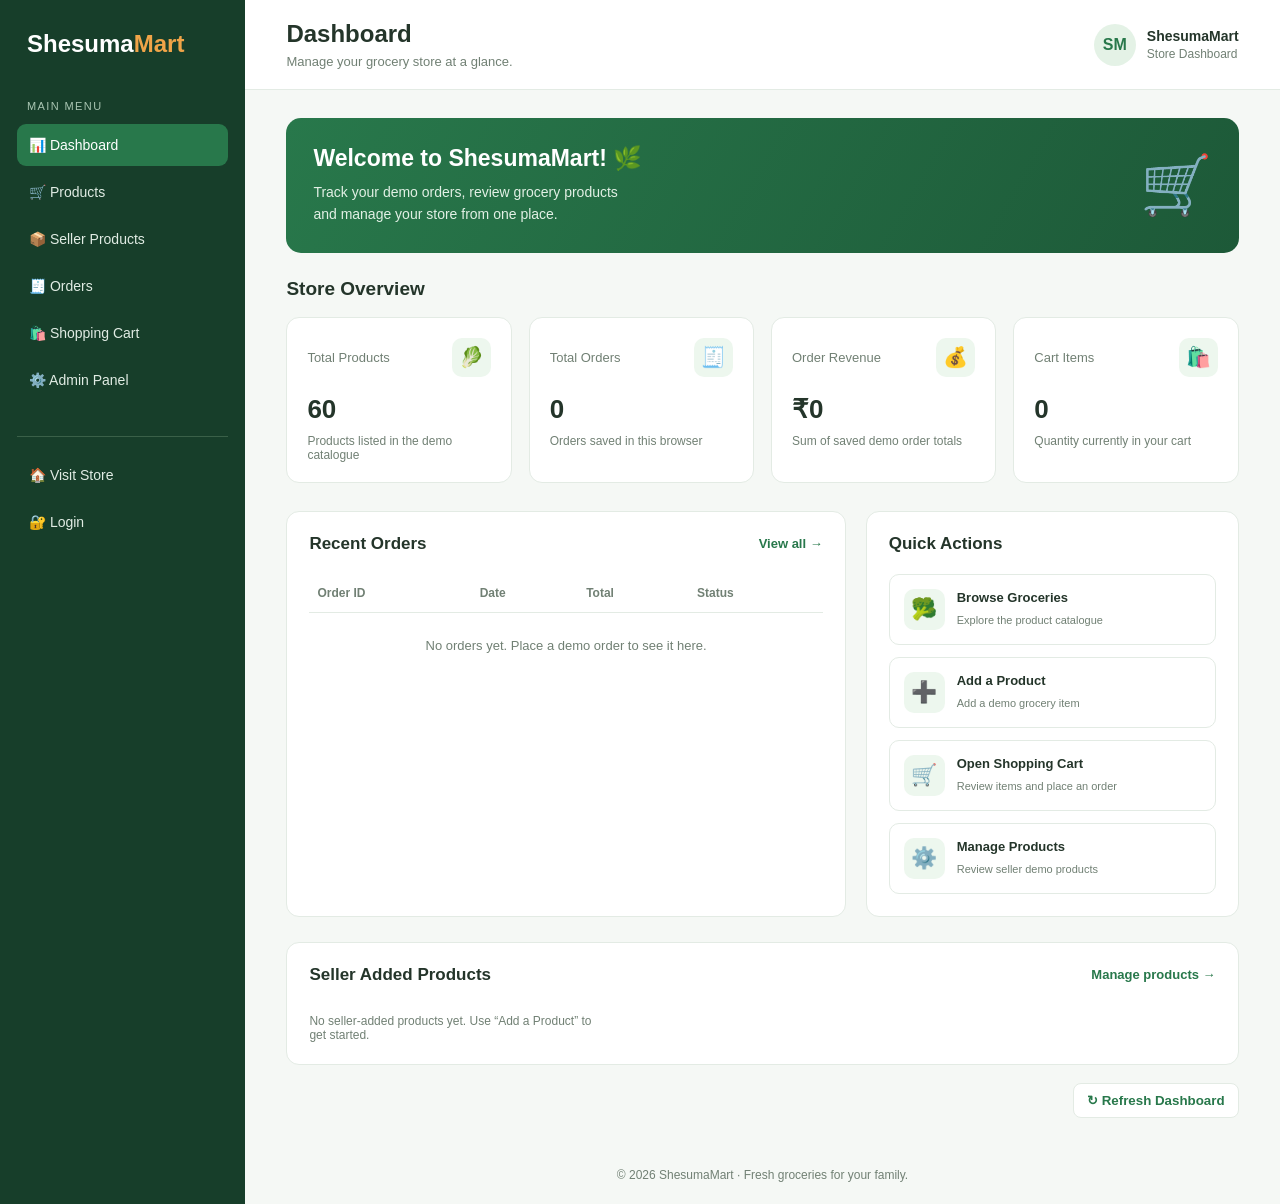
<file: src/main/webapp/dashboard.html>
<!DOCTYPE html>
<html lang="en">
<head>
<meta charset="UTF-8">
<meta name="viewport" content="width=device-width, initial-scale=1.0">
<title>Dashboard | ShesumaMart</title>

<style>
:root {
    --green: #28784b;
    --dark-green: #1d5938;
    --orange: #e28b28;
    --bg: #f5f8f5;
    --text: #24352a;
    --muted: #718074;
    --white: #fff;
    --border: #e3ebe4;
    --red: #d94343;
}

* {
    margin: 0;
    padding: 0;
    box-sizing: border-box;
}

body {
    font-family: Arial, Helvetica, sans-serif;
    background: var(--bg);
    color: var(--text);
}

.layout {
    display: flex;
    min-height: 100vh;
}

.sidebar {
    width: 245px;
    background: #173e2a;
    color: white;
    padding: 25px 17px;
    flex-shrink: 0;
}

.logo {
    display: block;
    text-decoration: none;
    color: white;
    font-size: 24px;
    font-weight: 800;
    padding: 5px 10px 30px;
}

.logo span {
    color: #f0a448;
}

.sidebar-label {
    color: #a9c5b2;
    font-size: 11px;
    text-transform: uppercase;
    letter-spacing: 1.4px;
    padding: 12px 10px;
}

.sidebar a.menu-link {
    display: block;
    text-decoration: none;
    color: #e1ece4;
    padding: 13px 12px;
    border-radius: 9px;
    margin-bottom: 5px;
    font-size: 14px;
    transition: .2s;
}

.sidebar a.menu-link:hover,
.sidebar a.menu-link.active {
    background: #28784b;
    color: white;
}

.sidebar-bottom {
    margin-top: 35px;
    border-top: 1px solid #3a6048;
    padding-top: 17px;
}

.main {
    flex: 1;
    min-width: 0;
}

.topbar {
    background: white;
    border-bottom: 1px solid var(--border);
    padding: 20px 4%;
    display: flex;
    align-items: center;
    justify-content: space-between;
    gap: 15px;
    flex-wrap: wrap;
}

.topbar h1 {
    font-size: 24px;
}

.topbar p {
    color: var(--muted);
    font-size: 13px;
    margin-top: 6px;
}

.admin-profile {
    display: flex;
    align-items: center;
    gap: 11px;
}

.avatar {
    background: #e4f2e6;
    color: var(--green);
    width: 42px;
    height: 42px;
    border-radius: 50%;
    display: grid;
    place-items: center;
    font-weight: 800;
}

.admin-profile strong {
    display: block;
    font-size: 14px;
}

.admin-profile small {
    color: var(--muted);
    font-size: 12px;
}

.content {
    padding: 28px 4%;
    max-width: 1500px;
    margin: auto;
}

.welcome {
    background: linear-gradient(120deg, #28784b, #1d5938);
    color: white;
    padding: 27px;
    border-radius: 15px;
    display: flex;
    justify-content: space-between;
    align-items: center;
    gap: 20px;
    margin-bottom: 25px;
}

.welcome h2 {
    font-size: 23px;
    margin-bottom: 9px;
}

.welcome p {
    color: #e2f0e5;
    font-size: 14px;
    line-height: 1.6;
}

.welcome-icon {
    font-size: 58px;
}

.section-title {
    font-size: 19px;
    margin-bottom: 17px;
}

.stats {
    display: grid;
    grid-template-columns: repeat(4, minmax(0, 1fr));
    gap: 17px;
    margin-bottom: 28px;
}

.stat-card {
    background: white;
    border: 1px solid var(--border);
    border-radius: 13px;
    padding: 20px;
    min-width: 0;
}

.stat-top {
    display: flex;
    align-items: center;
    justify-content: space-between;
    gap: 8px;
    margin-bottom: 17px;
}

.stat-label {
    font-size: 13px;
    color: var(--muted);
}

.stat-icon {
    width: 39px;
    height: 39px;
    border-radius: 10px;
    display: grid;
    place-items: center;
    font-size: 20px;
    background: #edf7ee;
}

.stat-value {
    font-size: 26px;
    font-weight: 800;
    overflow-wrap: anywhere;
}

.stat-note {
    font-size: 12px;
    color: var(--muted);
    margin-top: 9px;
}

.two-columns {
    display: grid;
    grid-template-columns: minmax(0, 1.5fr) minmax(240px, 1fr);
    gap: 20px;
    margin-bottom: 25px;
}

.panel {
    background: white;
    border: 1px solid var(--border);
    border-radius: 13px;
    padding: 22px;
    min-width: 0;
}

.panel-heading {
    display: flex;
    justify-content: space-between;
    align-items: center;
    gap: 12px;
    margin-bottom: 20px;
    flex-wrap: wrap;
}

.panel-heading h3 {
    font-size: 17px;
}

.panel-heading a {
    color: var(--green);
    text-decoration: none;
    font-size: 13px;
    font-weight: 700;
}

table {
    width: 100%;
    border-collapse: collapse;
}

th {
    text-align: left;
    color: var(--muted);
    font-size: 12px;
    font-weight: 600;
    padding: 12px 8px;
    border-bottom: 1px solid var(--border);
}

td {
    font-size: 13px;
    padding: 14px 8px;
    border-bottom: 1px solid #eef2ee;
    overflow-wrap: anywhere;
}

tbody tr:last-child td {
    border-bottom: none;
}

.status {
    display: inline-block;
    padding: 6px 9px;
    border-radius: 20px;
    background: #eaf7ed;
    color: #28784b;
    font-size: 11px;
    font-weight: 700;
}

.status.cancelled {
    background: #fff0f0;
    color: #b72f2f;
}

.status.delivered {
    background: #eaf1ff;
    color: #315ca8;
}

.empty-row {
    color: var(--muted);
    text-align: center;
    padding: 25px 10px;
}

.quick-links {
    display: grid;
    gap: 12px;
}

.quick-link {
    text-decoration: none;
    color: var(--text);
    display: flex;
    align-items: center;
    gap: 12px;
    padding: 14px;
    border: 1px solid var(--border);
    border-radius: 10px;
    transition: .2s;
}

.quick-link:hover {
    border-color: var(--green);
    background: #f6fbf6;
}

.quick-icon {
    width: 41px;
    height: 41px;
    border-radius: 10px;
    display: grid;
    place-items: center;
    background: #edf7ee;
    font-size: 21px;
    flex-shrink: 0;
}

.quick-link strong {
    display: block;
    font-size: 13px;
    margin-bottom: 5px;
}

.quick-link small {
    color: var(--muted);
    font-size: 11px;
}

.product-list {
    display: grid;
    grid-template-columns: repeat(3, minmax(0, 1fr));
    gap: 13px;
}

.product-mini {
    border: 1px solid var(--border);
    padding: 15px;
    border-radius: 11px;
}

.product-mini .emoji {
    font-size: 28px;
    margin-bottom: 10px;
}

.product-mini strong {
    display: block;
    font-size: 13px;
    margin-bottom: 7px;
    overflow-wrap: anywhere;
}

.product-mini small {
    color: var(--muted);
    font-size: 12px;
}

.refresh-btn {
    border: 1px solid var(--border);
    background: white;
    color: var(--green);
    border-radius: 8px;
    padding: 9px 13px;
    cursor: pointer;
    font-weight: 700;
}

footer {
    text-align: center;
    padding: 22px;
    color: var(--muted);
    font-size: 12px;
}

@media (max-width: 1100px) {
    .stats {
        grid-template-columns: repeat(2, minmax(0, 1fr));
    }

    .two-columns {
        grid-template-columns: 1fr;
    }
}

@media (max-width: 700px) {
    .layout {
        display: block;
    }

    .sidebar {
        width: 100%;
        padding: 12px;
    }

    .logo {
        padding: 8px 8px 15px;
    }

    .sidebar-label,
    .sidebar-bottom {
        display: none;
    }

    .sidebar nav {
        display: flex;
        gap: 6px;
        flex-wrap: wrap;
    }

    .sidebar a.menu-link {
        padding: 10px;
        margin: 0;
        font-size: 12px;
    }

    .topbar {
        padding: 17px 5%;
    }

    .content {
        padding: 20px 4%;
    }

    .welcome {
        padding: 20px;
    }

    .welcome h2 {
        font-size: 20px;
    }

    .welcome-icon {
        font-size: 42px;
    }

    .stat-card {
        padding: 15px;
    }

    .stat-value {
        font-size: 22px;
    }

    .panel {
        padding: 15px;
    }

    .product-list {
        grid-template-columns: repeat(2, minmax(0, 1fr));
    }

    .table-wrap {
        overflow-x: auto;
    }

    table {
        min-width: 480px;
    }
}

@media (max-width: 380px) {
    .stats {
        grid-template-columns: 1fr;
    }
}
</style>
</head>

<body>

<div class="layout">

    <aside class="sidebar">
        <a class="logo" href="index.html">Shesuma<span>Mart</span></a>

        <div class="sidebar-label">Main Menu</div>

        <nav>
            <a class="menu-link active" href="dashboard.html">📊 Dashboard</a>
            <a class="menu-link" href="product.html">🛒 Products</a>
            <a class="menu-link" href="seller.html">📦 Seller Products</a>
            <a class="menu-link" href="orders.html">🧾 Orders</a>
            <a class="menu-link" href="cart.html">🛍️ Shopping Cart</a>
            <a class="menu-link" href="admin.html">⚙️ Admin Panel</a>
        </nav>

        <div class="sidebar-bottom">
            <a class="menu-link" href="index.html">🏠 Visit Store</a>
            <a class="menu-link" href="login.html">🔐 Login</a>
        </div>
    </aside>

    <div class="main">

        <header class="topbar">
            <div>
                <h1>Dashboard</h1>
                <p>Manage your grocery store at a glance.</p>
            </div>

            <div class="admin-profile">
                <div class="avatar">SM</div>
                <div>
                    <strong>ShesumaMart</strong>
                    <small>Store Dashboard</small>
                </div>
            </div>
        </header>

        <main class="content">

            <section class="welcome">
                <div>
                    <h2>Welcome to ShesumaMart! 🌿</h2>
                    <p>Track your demo orders, review grocery products<br>
                    and manage your store from one place.</p>
                </div>
                <div class="welcome-icon">🛒</div>
            </section>

            <h2 class="section-title">Store Overview</h2>

            <section class="stats">
                <article class="stat-card">
                    <div class="stat-top">
                        <span class="stat-label">Total Products</span>
                        <span class="stat-icon">🥬</span>
                    </div>
                    <div class="stat-value" id="totalProducts">60</div>
                    <div class="stat-note">Products listed in the demo catalogue</div>
                </article>

                <article class="stat-card">
                    <div class="stat-top">
                        <span class="stat-label">Total Orders</span>
                        <span class="stat-icon">🧾</span>
                    </div>
                    <div class="stat-value" id="totalOrders">0</div>
                    <div class="stat-note">Orders saved in this browser</div>
                </article>

                <article class="stat-card">
                    <div class="stat-top">
                        <span class="stat-label">Order Revenue</span>
                        <span class="stat-icon">💰</span>
                    </div>
                    <div class="stat-value" id="totalRevenue">₹0</div>
                    <div class="stat-note">Sum of saved demo order totals</div>
                </article>

                <article class="stat-card">
                    <div class="stat-top">
                        <span class="stat-label">Cart Items</span>
                        <span class="stat-icon">🛍️</span>
                    </div>
                    <div class="stat-value" id="cartItems">0</div>
                    <div class="stat-note">Quantity currently in your cart</div>
                </article>
            </section>

            <section class="two-columns">

                <div class="panel">
                    <div class="panel-heading">
                        <h3>Recent Orders</h3>
                        <a href="orders.html">View all →</a>
                    </div>

                    <div class="table-wrap">
                        <table>
                            <thead>
                                <tr>
                                    <th>Order ID</th>
                                    <th>Date</th>
                                    <th>Total</th>
                                    <th>Status</th>
                                </tr>
                            </thead>
                            <tbody id="recentOrders">
                                <tr>
                                    <td colspan="4" class="empty-row">
                                        No orders yet. Place a demo order to see it here.
                                    </td>
                                </tr>
                            </tbody>
                        </table>
                    </div>
                </div>

                <div class="panel">
                    <div class="panel-heading">
                        <h3>Quick Actions</h3>
                    </div>

                    <div class="quick-links">
                        <a class="quick-link" href="product.html">
                            <span class="quick-icon">🥦</span>
                            <span>
                                <strong>Browse Groceries</strong>
                                <small>Explore the product catalogue</small>
                            </span>
                        </a>

                        <a class="quick-link" href="seller.html">
                            <span class="quick-icon">➕</span>
                            <span>
                                <strong>Add a Product</strong>
                                <small>Add a demo grocery item</small>
                            </span>
                        </a>

                        <a class="quick-link" href="cart.html">
                            <span class="quick-icon">🛒</span>
                            <span>
                                <strong>Open Shopping Cart</strong>
                                <small>Review items and place an order</small>
                            </span>
                        </a>

                        <a class="quick-link" href="admin.html">
                            <span class="quick-icon">⚙️</span>
                            <span>
                                <strong>Manage Products</strong>
                                <small>Review seller demo products</small>
                            </span>
                        </a>
                    </div>
                </div>

            </section>

            <section class="panel">
                <div class="panel-heading">
                    <h3>Seller Added Products</h3>
                    <a href="seller.html">Manage products →</a>
                </div>

                <div id="sellerProducts" class="product-list">
                    <p class="stat-note">No seller-added products yet.</p>
                </div>
            </section>

            <div style="display:flex;justify-content:flex-end;margin-top:18px;">
                <button class="refresh-btn" onclick="loadDashboard()">
                    ↻ Refresh Dashboard
                </button>
            </div>

        </main>

        <footer>
            © 2026 ShesumaMart · Fresh groceries for your family.
        </footer>

    </div>
</div>

<script>
const ORDERS_KEY = "shesumaMartOrders";
const CART_KEY = "shesumaMartCart";
const SELLER_KEY = "shesumaMartSellerProducts";

function readArray(key) {
    try {
        const data = JSON.parse(localStorage.getItem(key) || "[]");
        return Array.isArray(data) ? data : [];
    } catch (error) {
        return [];
    }
}

function escapeHTML(value) {
    return String(value ?? "").replace(/[&<>"']/g, char => ({
        "&": "&amp;",
        "<": "&lt;",
        ">": "&gt;",
        '"': "&quot;",
        "'": "&#39;"
    })[char]);
}

function money(value) {
    const amount = Number(value || 0);
    return "₹" + (Number.isFinite(amount) ? amount : 0).toLocaleString("en-IN", {
        maximumFractionDigits: 2
    });
}

function formatDate(value) {
    if (!value) return "—";

    const date = new Date(value);
    if (Number.isNaN(date.getTime())) return "—";

    return date.toLocaleDateString("en-IN", {
        day: "2-digit",
        month: "short",
        year: "numeric"
    });
}

function getOrderTotal(order) {
    if (Number.isFinite(Number(order.total))) {
        return Number(order.total);
    }

    if (Number.isFinite(Number(order.totalAmount))) {
        return Number(order.totalAmount);
    }

    const items = Array.isArray(order.items) ? order.items : [];

    return items.reduce((sum, item) => {
        return sum + Number(item.price || 0) * Number(item.quantity || 1);
    }, 0);
}

function getStatusClass(status) {
    const normalized = String(status || "Placed").toLowerCase();

    if (normalized === "cancelled") return "cancelled";
    if (normalized === "delivered") return "delivered";

    return "";
}

function loadDashboard() {
    const orders = readArray(ORDERS_KEY);
    const cart = readArray(CART_KEY);
    const sellerProducts = readArray(SELLER_KEY);

    // Count products from the product page's built-in demo catalogue.
    // Seller-added products are shown separately below.
    document.getElementById("totalProducts").textContent = 60;

    document.getElementById("totalOrders").textContent = orders.length;

    const revenue = orders
        .filter(order => String(order.status || "").toLowerCase() !== "cancelled")
        .reduce((sum, order) => sum + getOrderTotal(order), 0);

    document.getElementById("totalRevenue").textContent = money(revenue);

    const cartQuantity = cart.reduce((sum, item) => {
        const quantity = Number(item.quantity || 1);
        return sum + (Number.isFinite(quantity) && quantity > 0 ? quantity : 1);
    }, 0);

    document.getElementById("cartItems").textContent = cartQuantity;

    renderRecentOrders(orders);
    renderSellerProducts(sellerProducts);
}

function renderRecentOrders(orders) {
    const tbody = document.getElementById("recentOrders");

    if (orders.length === 0) {
        tbody.innerHTML = `
            <tr>
                <td colspan="4" class="empty-row">
                    No orders yet. Place a demo order to see it here.
                </td>
            </tr>
        `;
        return;
    }

    tbody.innerHTML = [...orders].slice(0, 5).map(order => {
        const status = String(order.status || "Placed");

        return `
            <tr>
                <td>${escapeHTML(order.id || order.orderId || "—")}</td>
                <td>${escapeHTML(formatDate(order.date || order.createdAt))}</td>
                <td><strong>${money(getOrderTotal(order))}</strong></td>
                <td>
                    <span class="status ${getStatusClass(status)}">
                        ${escapeHTML(status)}
                    </span>
                </td>
            </tr>
        `;
    }).join("");
}

function renderSellerProducts(products) {
    const container = document.getElementById("sellerProducts");

    if (products.length === 0) {
        container.innerHTML = `
            <p class="stat-note">
                No seller-added products yet. Use “Add a Product” to get started.
            </p>
        `;
        return;
    }

    container.innerHTML = products.slice(0, 6).map(product => {
        const name = product.name || product.productName || "Grocery Item";
        const emoji = product.emoji || "🥬";
        const price = Number(product.price || 0);

        return `
            <article class="product-mini">
                <div class="emoji">${escapeHTML(emoji)}</div>
                <strong>${escapeHTML(name)}</strong>
                <small>${money(price)}</small>
            </article>
        `;
    }).join("");
}

loadDashboard();
</script>

</body>
</html>
</file>
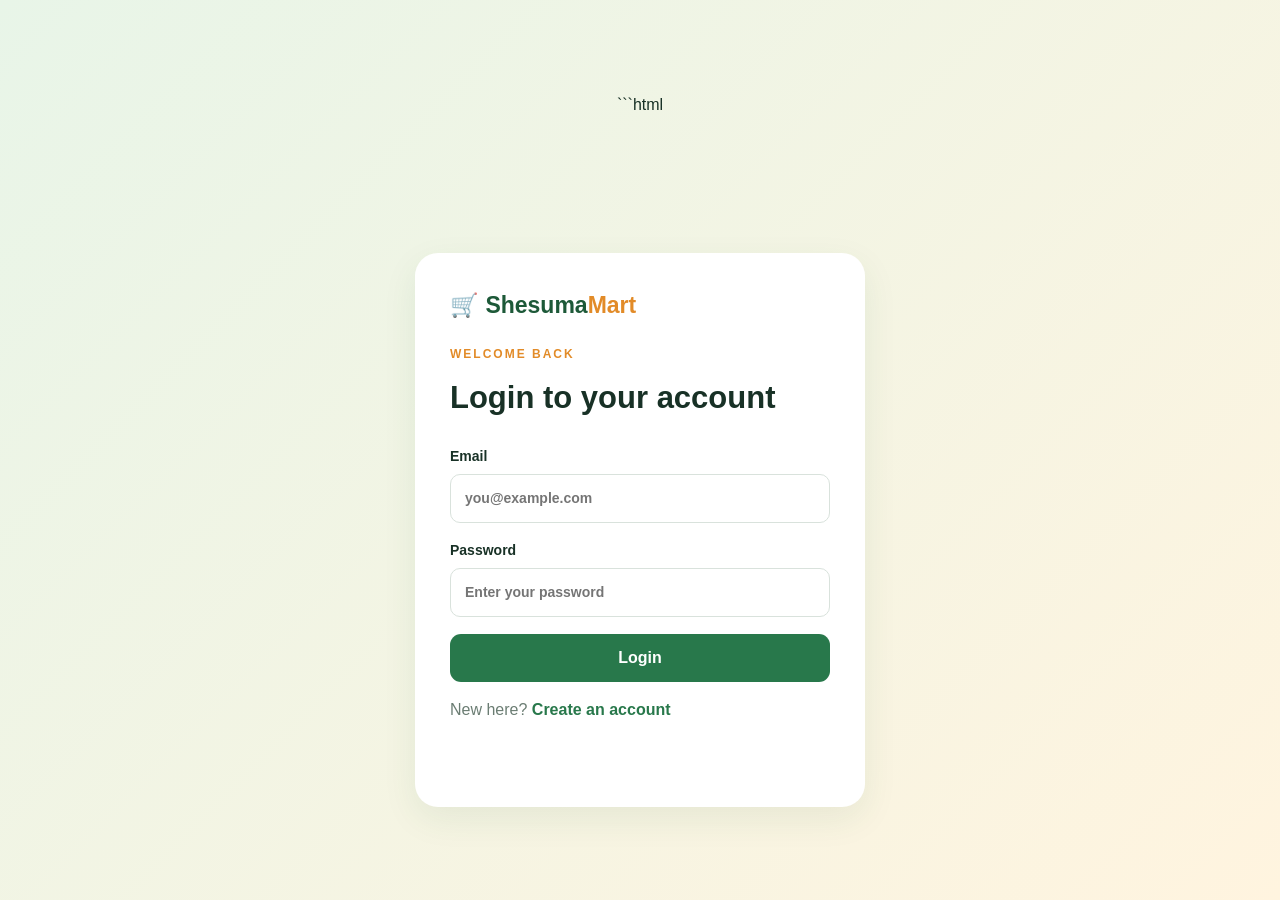
<file: src/main/webapp/login.html>
```html
<!DOCTYPE html>
<html lang="en">
<head>
    <meta charset="UTF-8">
    <meta name="viewport" content="width=device-width, initial-scale=1.0">
    <title>Login | ShesumaMart</title>
    <link rel="stylesheet" href="assets/css/style.css">
</head>
<body class="auth-page">

<div class="auth-card">
    <a class="brand" href="login.html">🛒 Shesuma<span>Mart</span></a>
    <p class="eyebrow">WELCOME BACK</p>
    <h1>Login to your account</h1>

    <form id="loginForm">
        <label>Email
            <input id="email" type="email" required
                   placeholder="you@example.com">
        </label>

        <label>Password
            <input id="password" type="password" required
                   placeholder="Enter your password">
        </label>

        <button class="primary-btn full" id="loginButton" type="submit">
            Login
        </button>
    </form>

    <p class="muted">
        New here? <a href="register.html">Create an account</a>
    </p>

    <p id="loginMessage" class="message" role="status"></p>
</div>


           <script src="login.js"></script>

</body>
</html>
</file>
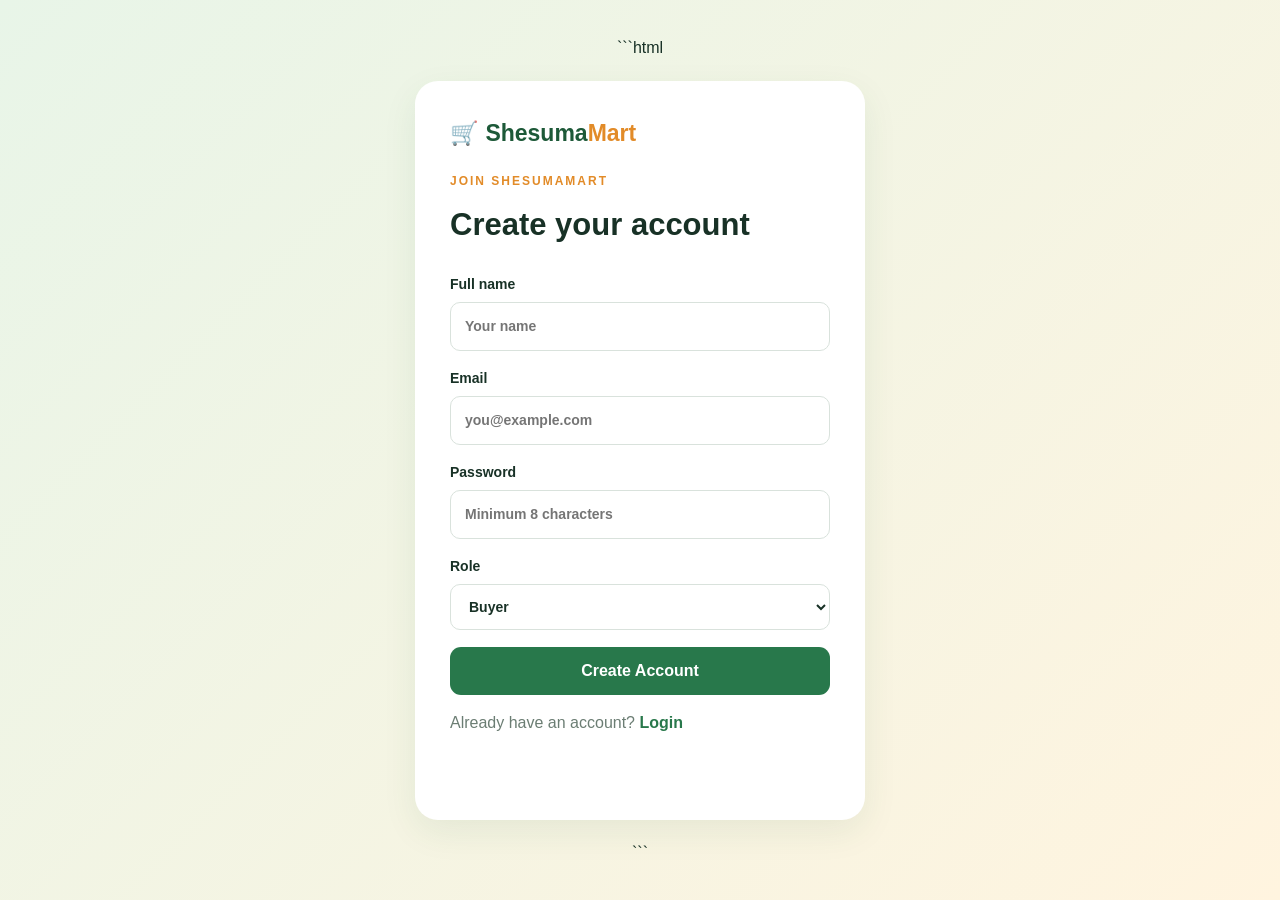
<file: src/main/webapp/register.html>
```html
<!DOCTYPE html>
<html lang="en">
<head>
    <meta charset="UTF-8">
    <meta name="viewport" content="width=device-width, initial-scale=1.0">
    <title>Create Account | ShesumaMart</title>
    <link rel="stylesheet" href="assets/css/style.css">
</head>
<body class="auth-page">

<div class="auth-card">
    <a class="brand" href="index.html">🛒 Shesuma<span>Mart</span></a>
    <p class="eyebrow">JOIN SHESUMAMART</p>
    <h1>Create your account</h1>

    <form id="registerForm">
        <label>Full name
            <input id="name" type="text" required
                   maxlength="100" placeholder="Your name">
        </label>

        <label>Email
            <input id="regEmail" type="email" required
                   placeholder="you@example.com">
        </label>

        <label>Password
            <input id="regPassword" type="password" minlength="8"
                   maxlength="72" required placeholder="Minimum 8 characters">
        </label>

        <label>Role
            <select id="role" required>
                <option value="BUYER">Buyer</option>
                <option value="SELLER">Seller</option>
            </select>
        </label>

        <button class="primary-btn full" id="registerButton" type="submit">
            Create Account
        </button>
    </form>

    <p class="muted">
        Already have an account? <a href="login.html">Login</a>
    </p>

    <p id="registerMessage" class="message" role="status"></p>
</div>

<script>
document.getElementById("registerForm").addEventListener("submit", async function (e) {
    e.preventDefault();

    const message = document.getElementById("registerMessage");
    const button = document.getElementById("registerButton");

    button.disabled = true;
    button.textContent = "Creating account...";
    message.textContent = "";

    try {
        const response = await fetch("api/v1/auth/register", {
            method: "POST",
            headers: {
                "Content-Type": "application/json"
            },
            credentials: "same-origin",
            body: JSON.stringify({
                name: document.getElementById("name").value.trim(),
                email: document.getElementById("regEmail").value.trim(),
                password: document.getElementById("regPassword").value,
                role: document.getElementById("role").value
            })
        });

        const data = await response.json();

        if (!response.ok || data.success !== true) {
            throw new Error(data.message || "Registration failed.");
        }

        message.textContent = "Registration successful! Redirecting to login...";
        document.getElementById("registerForm").reset();

        setTimeout(function () {
            window.location.href = "login.html";
        }, 1000);

    } catch (error) {
        message.textContent = error.message ||
            "Server connection failed. Please try again.";
    } finally {
        button.disabled = false;
        button.textContent = "Create Account";
    }
});
</script>

</body>
</html>
```
</file>
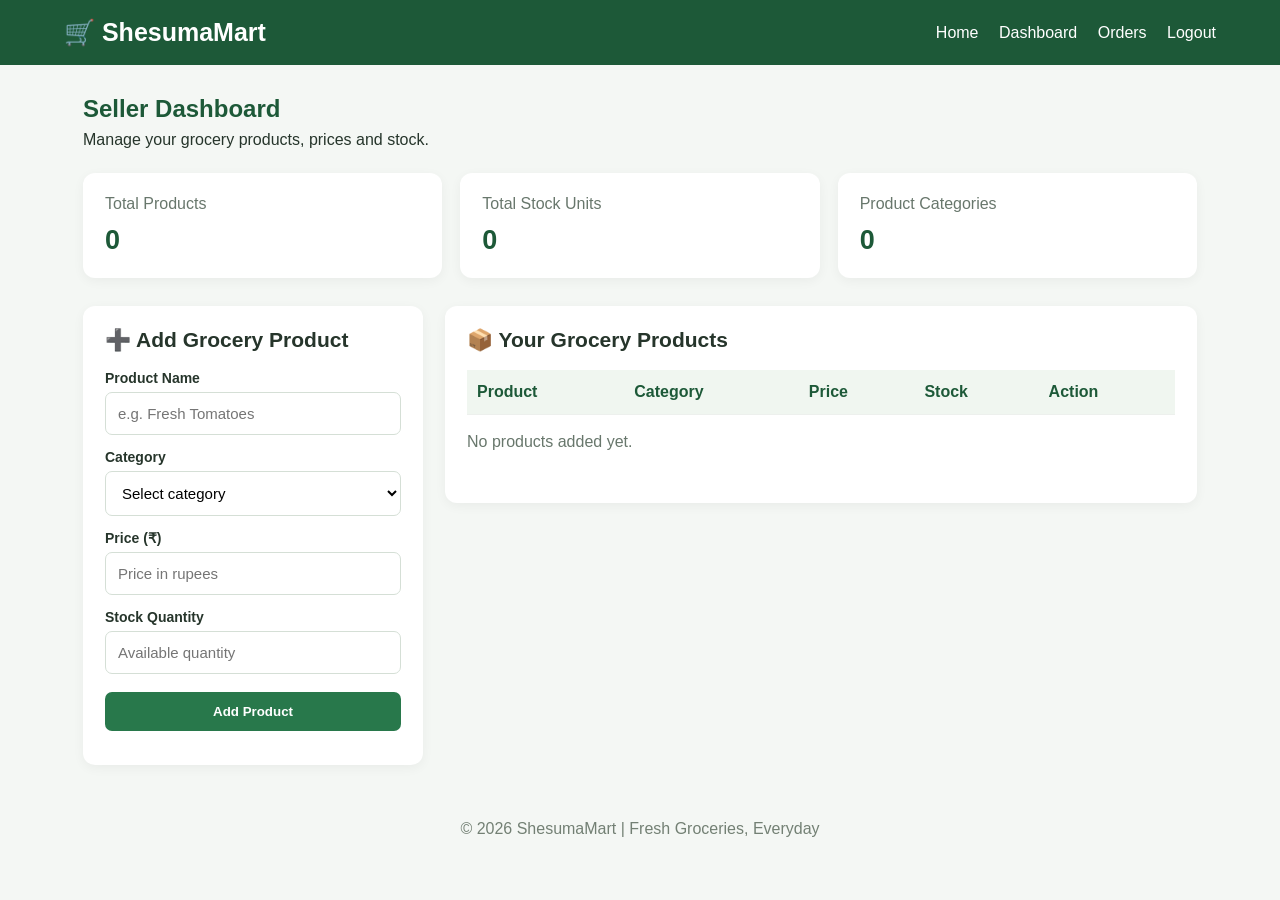
<file: src/main/webapp/seller.html>
<!DOCTYPE html>
<html lang="en">
<head>
    <meta charset="UTF-8">
    <meta name="viewport" content="width=device-width, initial-scale=1.0">
    <title>Seller Dashboard | ShesumaMart</title>
    <style>
        * { box-sizing: border-box; margin: 0; padding: 0; }
        body {
            font-family: Arial, sans-serif;
            background: #f4f7f4;
            color: #26352b;
        }
        header {
            background: #1d5938;
            color: white;
            padding: 18px 5%;
            display: flex;
            justify-content: space-between;
            align-items: center;
            flex-wrap: wrap;
            gap: 12px;
        }
        header h1 { font-size: 25px; }
        header a { color: white; text-decoration: none; margin-left: 16px; }
        .container { max-width: 1150px; margin: 30px auto; padding: 0 18px; }
        .welcome { margin-bottom: 24px; }
        .welcome h2 { margin-bottom: 8px; color: #1d5938; }
        .stats {
            display: grid;
            grid-template-columns: repeat(auto-fit, minmax(180px, 1fr));
            gap: 18px;
            margin-bottom: 28px;
        }
        .card {
            background: white;
            padding: 22px;
            border-radius: 12px;
            box-shadow: 0 3px 12px #0000000c;
        }
        .card p { color: #68776c; margin-bottom: 12px; }
        .card h3 { color: #1d5938; font-size: 27px; }
        .layout {
            display: grid;
            grid-template-columns: minmax(260px, 340px) 1fr;
            gap: 22px;
            align-items: start;
        }
        h2.section-title { margin-bottom: 18px; font-size: 21px; }
        label { display: block; margin: 14px 0 6px; font-weight: bold; font-size: 14px; }
        input, select {
            width: 100%;
            padding: 12px;
            border: 1px solid #d5dfd6;
            border-radius: 7px;
            font-size: 15px;
            background: white;
        }
        button {
            border: none;
            border-radius: 7px;
            padding: 12px 16px;
            background: #28784b;
            color: white;
            font-weight: bold;
            cursor: pointer;
        }
        button:hover { background: #1d5938; }
        .submit-btn { width: 100%; margin-top: 18px; }
        .table-wrap { overflow-x: auto; }
        table { width: 100%; border-collapse: collapse; min-width: 530px; }
        th, td { padding: 13px 10px; border-bottom: 1px solid #edf0ed; text-align: left; }
        th { background: #f0f6f0; color: #1d5938; }
        .delete-btn { background: #c0392b; padding: 8px 11px; }
        .delete-btn:hover { background: #962d22; }
        .message { margin-top: 12px; font-size: 14px; }
        .empty { color: #78847a; padding: 18px 0; }
        footer { text-align: center; padding: 25px; color: #738074; }
        @media (max-width: 760px) {
            .layout { grid-template-columns: 1fr; }
            header { align-items: flex-start; }
            header nav { line-height: 2; }
        }
    </style>
</head>
<body>
<header>
    <h1>🛒 ShesumaMart</h1>
    <nav>
        <a href="index.html">Home</a>
        <a href="dashboard.html">Dashboard</a>
        <a href="orders.html">Orders</a>
        <a href="login.html">Logout</a>
    </nav>
</header>

<main class="container">
    <section class="welcome">
        <h2>Seller Dashboard</h2>
        <p>Manage your grocery products, prices and stock.</p>
    </section>

    <section class="stats">
        <div class="card">
            <p>Total Products</p>
            <h3 id="totalProducts">0</h3>
        </div>
        <div class="card">
            <p>Total Stock Units</p>
            <h3 id="totalStock">0</h3>
        </div>
        <div class="card">
            <p>Product Categories</p>
            <h3 id="totalCategories">0</h3>
        </div>
    </section>

    <section class="layout">
        <div class="card">
            <h2 class="section-title">➕ Add Grocery Product</h2>
            <form id="productForm">
                <label for="productName">Product Name</label>
                <input id="productName" type="text" placeholder="e.g. Fresh Tomatoes" required maxlength="80">

                <label for="category">Category</label>
                <select id="category" required>
                    <option value="">Select category</option>
                    <option>Vegetables</option>
                    <option>Fruits</option>
                    <option>Rice & Staples</option>
                    <option>Dairy & Eggs</option>
                    <option>Snacks</option>
                    <option>Other Groceries</option>
                </select>

                <label for="price">Price (₹)</label>
                <input id="price" type="number" min="0.01" step="0.01" placeholder="Price in rupees" required>

                <label for="stock">Stock Quantity</label>
                <input id="stock" type="number" min="0" step="1" placeholder="Available quantity" required>

                <button class="submit-btn" type="submit">Add Product</button>
                <p class="message" id="formMessage" role="status"></p>
            </form>
        </div>

        <div class="card">
            <h2 class="section-title">📦 Your Grocery Products</h2>
            <div class="table-wrap">
                <table>
                    <thead>
                        <tr>
                            <th>Product</th>
                            <th>Category</th>
                            <th>Price</th>
                            <th>Stock</th>
                            <th>Action</th>
                        </tr>
                    </thead>
                    <tbody id="productTable"></tbody>
                </table>
            </div>
            <p class="empty" id="emptyMessage">No products added yet.</p>
        </div>
    </section>
</main>

<footer>© 2026 ShesumaMart | Fresh Groceries, Everyday</footer>

<script>
    const STORAGE_KEY = "shesumaMartSellerProducts";
    const form = document.getElementById("productForm");
    const table = document.getElementById("productTable");
    const emptyMessage = document.getElementById("emptyMessage");
    const formMessage = document.getElementById("formMessage");

    let products = [];

    try {
        products = JSON.parse(localStorage.getItem(STORAGE_KEY) || "[]");
        if (!Array.isArray(products)) products = [];
    } catch (error) {
        products = [];
    }

    function saveProducts() {
        localStorage.setItem(STORAGE_KEY, JSON.stringify(products));
    }

    function addCell(row, value) {
        const cell = document.createElement("td");
        cell.textContent = value;
        row.appendChild(cell);
        return cell;
    }

    function renderProducts() {
        table.replaceChildren();

        products.forEach(product => {
            const row = document.createElement("tr");
            addCell(row, product.name);
            addCell(row, product.category);
            addCell(row, "₹" + Number(product.price).toFixed(2));
            addCell(row, String(product.stock));

            const actionCell = document.createElement("td");
            const deleteButton = document.createElement("button");
            deleteButton.className = "delete-btn";
            deleteButton.textContent = "Delete";
            deleteButton.type = "button";
            deleteButton.addEventListener("click", () => {
                products = products.filter(item => item.id !== product.id);
                saveProducts();
                renderProducts();
            });

            actionCell.appendChild(deleteButton);
            row.appendChild(actionCell);
            table.appendChild(row);
        });

        emptyMessage.hidden = products.length > 0;
        document.getElementById("totalProducts").textContent = products.length;
        document.getElementById("totalStock").textContent =
            products.reduce((sum, product) => sum + Number(product.stock), 0);
        document.getElementById("totalCategories").textContent =
            new Set(products.map(product => product.category)).size;
    }

    form.addEventListener("submit", event => {
        event.preventDefault();

        const name = document.getElementById("productName").value.trim();
        const category = document.getElementById("category").value;
        const price = Number(document.getElementById("price").value);
        const stock = Number(document.getElementById("stock").value);

        if (!name || !category || !Number.isFinite(price) || price <= 0 ||
            !Number.isInteger(stock) || stock < 0) {
            formMessage.textContent = "Please enter valid product details.";
            formMessage.style.color = "#c0392b";
            return;
        }

        products.push({
            id: Date.now().toString() + Math.random().toString(16).slice(2),
            name,
            category,
            price,
            stock
        });

        saveProducts();
        renderProducts();
        form.reset();

        formMessage.textContent = "Product added successfully!";
        formMessage.style.color = "#28784b";
    });

    renderProducts();
</script>
</body>
</html>
</file>
<file: src/main/webapp/assets/css/style.css>
:root {
    --green: #28784b;
    --dark: #1d5938;
    --orange: #e28b28;
    --cream: #f7f9f4;
    --text: #183126;
    --muted: #6b7d73;
    --white: #ffffff;
    --border: #e2e9e4;
    --danger: #d94343;
    --shadow: 0 12px 35px rgba(29, 89, 56, 0.08);
}

* {
    box-sizing: border-box;
}

html {
    scroll-behavior: smooth;
}

body {
    margin: 0;
    font-family: Inter, "Segoe UI", Arial, sans-serif;
    color: var(--text);
    background: var(--cream);
    line-height: 1.5;
}

img {
    max-width: 100%;
}

button,
input,
select,
textarea {
    font: inherit;
}

button,
a {
    -webkit-tap-highlight-color: transparent;
}

a {
    color: inherit;
    text-decoration: none;
}

button {
    cursor: pointer;
}

.container {
    width: min(1200px, 90%);
    margin: 0 auto;
}

/* Navigation */

.navbar {
    position: sticky;
    top: 0;
    z-index: 100;
    display: flex;
    justify-content: space-between;
    align-items: center;
    gap: 20px;
    padding: 16px 6%;
    background: rgba(255, 255, 255, 0.96);
    border-bottom: 1px solid var(--border);
    backdrop-filter: blur(12px);
}

.brand {
    font-size: 23px;
    font-weight: 800;
    color: var(--dark);
    white-space: nowrap;
}

.brand span,
.brand .accent {
    color: var(--orange);
}

nav {
    display: flex;
    gap: 22px;
    align-items: center;
    flex-wrap: wrap;
}

nav a {
    color: var(--text);
    font-weight: 600;
    font-size: 14px;
}

nav a:hover,
nav a.active {
    color: var(--green);
}

.cart-btn {
    padding: 10px 15px;
    border: 0;
    border-radius: 12px;
    background: #edf6ef;
    color: var(--dark);
    font-weight: 700;
}

.cart-btn b {
    display: inline-block;
    margin-left: 4px;
    padding: 2px 7px;
    color: white;
    background: var(--orange);
    border-radius: 99px;
}

/* Buttons */

.primary-btn,
.secondary-btn,
.add-btn,
.danger-btn {
    display: inline-flex;
    align-items: center;
    justify-content: center;
    gap: 8px;
    padding: 12px 18px;
    border: 0;
    border-radius: 11px;
    font-weight: 700;
    text-align: center;
    transition: background 0.2s, transform 0.2s;
}

.primary-btn,
.add-btn {
    background: var(--green);
    color: white;
}

.primary-btn:hover,
.add-btn:hover {
    background: var(--dark);
    transform: translateY(-1px);
}

.secondary-btn {
    background: white;
    color: var(--green);
    border: 1px solid var(--green);
}

.secondary-btn:hover {
    background: #edf6ef;
}

.danger-btn {
    background: #fff0f0;
    color: var(--danger);
}

.full {
    width: 100%;
}

button:disabled {
    opacity: 0.6;
    cursor: not-allowed;
    transform: none;
}

/* Hero section */

.hero {
    width: min(1200px, 92%);
    margin: 28px auto;
    padding: 65px 7%;
    border-radius: 28px;
    background: linear-gradient(135deg, #e8f5e8, #fff4df);
    display: flex;
    justify-content: space-between;
    align-items: center;
    gap: 35px;
    overflow: hidden;
}

.hero-content {
    flex: 1;
}

.eyebrow {
    color: var(--orange);
    font-size: 12px;
    letter-spacing: 2px;
    font-weight: 800;
    text-transform: uppercase;
}

.hero h1 {
    font-size: clamp(38px, 6vw, 70px);
    line-height: 1.05;
    margin: 12px 0 20px;
}

.hero h1 span {
    color: var(--green);
}

.hero-text {
    max-width: 560px;
    color: var(--muted);
    font-size: 17px;
    line-height: 1.8;
    margin-bottom: 25px;
}

.hero-art {
    font-size: clamp(65px, 9vw, 110px);
    line-height: 1.5;
    text-align: center;
}

/* General sections */

.section {
    max-width: 1200px;
    margin: 65px auto;
    padding: 0 5%;
}

.section-heading {
    margin-bottom: 25px;
}

.section-heading h2 {
    font-size: clamp(25px, 4vw, 35px);
    margin: 7px 0;
}

.section-heading p {
    color: var(--muted);
}

.category-grid {
    display: grid;
    grid-template-columns: repeat(4, minmax(0, 1fr));
    gap: 15px;
}

.category-grid button,
.category-card {
    padding: 22px 14px;
    border: 1px solid var(--border);
    border-radius: 17px;
    background: white;
    color: var(--text);
    font-size: 15px;
    font-weight: 700;
    text-align: center;
    transition: transform 0.2s, border-color 0.2s;
}

.category-grid button:hover,
.category-card:hover {
    border-color: var(--green);
    transform: translateY(-3px);
}

.category-icon {
    display: block;
    font-size: 36px;
    margin-bottom: 10px;
}

/* Product cards */

.product-grid {
    display: grid;
    grid-template-columns: repeat(3, minmax(0, 1fr));
    gap: 20px;
}

.product-card {
    background: white;
    border: 1px solid var(--border);
    border-radius: 19px;
    overflow: hidden;
    transition: transform 0.2s, box-shadow 0.2s;
}

.product-card:hover {
    transform: translateY(-4px);
    box-shadow: var(--shadow);
}

.product-image {
    height: 180px;
    display: grid;
    place-items: center;
    background: #f0f7ef;
    font-size: 76px;
}

.product-info {
    padding: 19px;
}

.product-info small {
    color: var(--green);
    font-weight: 700;
}

.product-info h3 {
    margin: 8px 0;
    font-size: 18px;
}

.product-info p {
    color: var(--muted);
    font-size: 14px;
}

.product-info strong {
    display: block;
    font-size: 21px;
    margin: 12px 0;
}

.product-info .add-btn {
    width: 100%;
}

/* Search and filters */

.search-bar {
    display: flex;
    gap: 10px;
    margin-bottom: 25px;
}

.search-bar input {
    flex: 1;
    min-width: 0;
}

.filter-row {
    display: flex;
    gap: 12px;
    flex-wrap: wrap;
    margin-bottom: 25px;
}

.filter-row input,
.filter-row select {
    flex: 1;
    min-width: 180px;
}

/* Forms and inputs */

input,
select,
textarea {
    width: 100%;
    padding: 13px 14px;
    border: 1px solid #d9e2dc;
    border-radius: 10px;
    background: white;
    color: var(--text);
    outline: none;
    transition: border-color 0.2s, box-shadow 0.2s;
}

input:focus,
select:focus,
textarea:focus {
    border-color: var(--green);
    box-shadow: 0 0 0 3px rgba(40, 120, 75, 0.1);
}

label {
    display: grid;
    gap: 7px;
    font-size: 14px;
    font-weight: 700;
}

.form-group {
    display: grid;
    gap: 7px;
}

.form-grid {
    display: grid;
    grid-template-columns: repeat(2, minmax(0, 1fr));
    gap: 17px;
}

.auth-page {
    min-height: 100vh;
    display: grid;
    place-items: center;
    padding: 25px;
    background: linear-gradient(135deg, #e8f5e8, #fff4df);
}

.auth-card {
    width: min(450px, 100%);
    padding: 35px;
    border-radius: 23px;
    background: white;
    box-shadow: var(--shadow);
}

.auth-card h1 {
    font-size: 31px;
    margin: 8px 0;
}

.auth-card form {
    display: grid;
    gap: 17px;
    margin-top: 25px;
}

.auth-card .brand {
    display: inline-block;
    margin-bottom: 10px;
}

.muted {
    color: var(--muted);
}

.muted a {
    color: var(--green);
    font-weight: 700;
}

.message {
    min-height: 20px;
    color: var(--green);
    font-size: 14px;
    font-weight: 600;
}

/* Cart and order panels */

.panel,
.cart-panel,
.summary-panel {
    padding: 23px;
    border: 1px solid var(--border);
    border-radius: 16px;
    background: white;
    box-shadow: 0 5px 18px rgba(35, 70, 45, 0.04);
}

.cart-layout {
    display: grid;
    grid-template-columns: minmax(0, 1.7fr) minmax(260px, 1fr);
    gap: 23px;
    align-items: start;
}

.cart-item {
    display: grid;
    grid-template-columns: 70px minmax(0, 1fr) auto;
    gap: 14px;
    align-items: center;
    padding: 17px 0;
    border-bottom: 1px solid var(--border);
}

.cart-item:last-child {
    border-bottom: 0;
}

.quantity-controls {
    display: flex;
    align-items: center;
    gap: 10px;
    margin-top: 10px;
}

.quantity-controls button {
    width: 30px;
    height: 30px;
    border: 1px solid var(--border);
    border-radius: 8px;
    background: white;
    color: var(--text);
}

.quantity-controls button:hover {
    background: #edf6ef;
}

.summary-row {
    display: flex;
    justify-content: space-between;
    gap: 12px;
    margin: 15px 0;
}

.summary-total {
    border-top: 1px solid var(--border);
    padding-top: 17px;
    font-size: 20px;
    font-weight: 800;
}

/* Dashboard */

.dashboard-layout {
    display: grid;
    grid-template-columns: 235px minmax(0, 1fr);
    min-height: 100vh;
}

.sidebar {
    padding: 24px 16px;
    background: #173e2a;
    color: white;
}

.sidebar .brand {
    display: block;
    color: white;
    margin: 0 10px 28px;
}

.sidebar a.menu-link {
    display: block;
    margin-bottom: 6px;
    padding: 12px;
    border-radius: 9px;
    color: #e1ece4;
    font-size: 14px;
}

.sidebar a.menu-link:hover,
.sidebar a.menu-link.active {
    background: var(--green);
    color: white;
}

.dashboard-content {
    min-width: 0;
    padding: 28px;
}

.stats-grid {
    display: grid;
    grid-template-columns: repeat(4, minmax(0, 1fr));
    gap: 17px;
}

.stat-card {
    padding: 20px;
    border: 1px solid var(--border);
    border-radius: 14px;
    background: white;
}

.stat-label {
    color: var(--muted);
    font-size: 13px;
}

.stat-value {
    margin-top: 10px;
    font-size: 27px;
    font-weight: 800;
    overflow-wrap: anywhere;
}

/* Tables */

.table-wrap {
    width: 100%;
    overflow-x: auto;
}

table {
    width: 100%;
    border-collapse: collapse;
    background: white;
}

th,
td {
    padding: 14px 12px;
    text-align: left;
    border-bottom: 1px solid var(--border);
    font-size: 14px;
}

th {
    color: var(--muted);
    font-size: 12px;
    font-weight: 700;
}

.status {
    display: inline-block;
    padding: 6px 10px;
    border-radius: 20px;
    background: #eaf7ed;
    color: var(--green);
    font-size: 12px;
    font-weight: 700;
}

.status.cancelled {
    background: #fff0f0;
    color: var(--danger);
}

/* Empty states and notices */

.empty-state {
    padding: 45px 20px;
    text-align: center;
    border: 1px dashed #ccd9cf;
    border-radius: 16px;
    background: white;
}

.empty-state .empty-icon {
    font-size: 55px;
    margin-bottom: 15px;
}

.empty-state p {
    color: var(--muted);
    margin: 10px 0 20px;
}

.notice {
    display: none;
    margin: 15px 0;
    padding: 13px 15px;
    border-radius: 10px;
    font-size: 14px;
}

.notice.success {
    display: block;
    color: var(--dark);
    background: #eaf7ed;
}

.notice.error {
    display: block;
    color: #a52a2a;
    background: #fff0f0;
}

/* Footer */

footer {
    display: flex;
    justify-content: space-between;
    gap: 15px;
    flex-wrap: wrap;
    padding: 30px 6%;
    background: var(--dark);
    color: white;
}

footer p {
    margin: 0;
}

footer a:hover {
    color: #f5bd76;
}

/* Responsive layout */

@media (max-width: 950px) {
    .stats-grid {
        grid-template-columns: repeat(2, minmax(0, 1fr));
    }

    .cart-layout {
        grid-template-columns: 1fr;
    }

    .product-grid {
        grid-template-columns: repeat(2, minmax(0, 1fr));
    }

    .dashboard-layout {
        grid-template-columns: 190px minmax(0, 1fr);
    }

    .dashboard-content {
        padding: 20px;
    }
}

@media (max-width: 760px) {
    .navbar {
        padding: 14px 5%;
        flex-wrap: wrap;
    }

    nav {
        gap: 12px;
    }

    nav a {
        font-size: 12px;
    }

    .hero {
        margin: 15px auto;
        padding: 38px 25px;
        border-radius: 20px;
        gap: 12px;
    }

    .hero-art {
        font-size: 50px;
    }

    .hero-text {
        font-size: 15px;
    }

    .category-grid {
        grid-template-columns: repeat(2, minmax(0, 1fr));
    }

    .section {
        margin: 45px auto;
    }

    .dashboard-layout {
        display: block;
    }

    .sidebar {
        padding: 14px;
    }

    .sidebar .brand {
        margin: 4px 7px 15px;
    }

    .sidebar nav {
        display: flex;
        gap: 6px;
        flex-wrap: wrap;
    }

    .sidebar a.menu-link {
        padding: 9px;
        margin: 0;
        font-size: 12px;
    }

    .dashboard-content {
        padding: 16px;
    }

    .form-grid {
        grid-template-columns: 1fr;
    }

    footer {
        flex-direction: column;
    }
}

@media (max-width: 480px) {
    .product-grid {
        grid-template-columns: 1fr;
    }

    .hero {
        display: block;
    }

    .hero-art {
        margin-top: 15px;
    }

    .auth-card {
        padding: 25px 20px;
    }

    .stats-grid {
        grid-template-columns: 1fr;
    }

    .cart-item {
        grid-template-columns: 55px minmax(0, 1fr);
        gap: 10px;
    }

    .cart-item .item-actions {
        grid-column: 2;
    }

    .product-image {
        height: 155px;
    }
}
</file>
